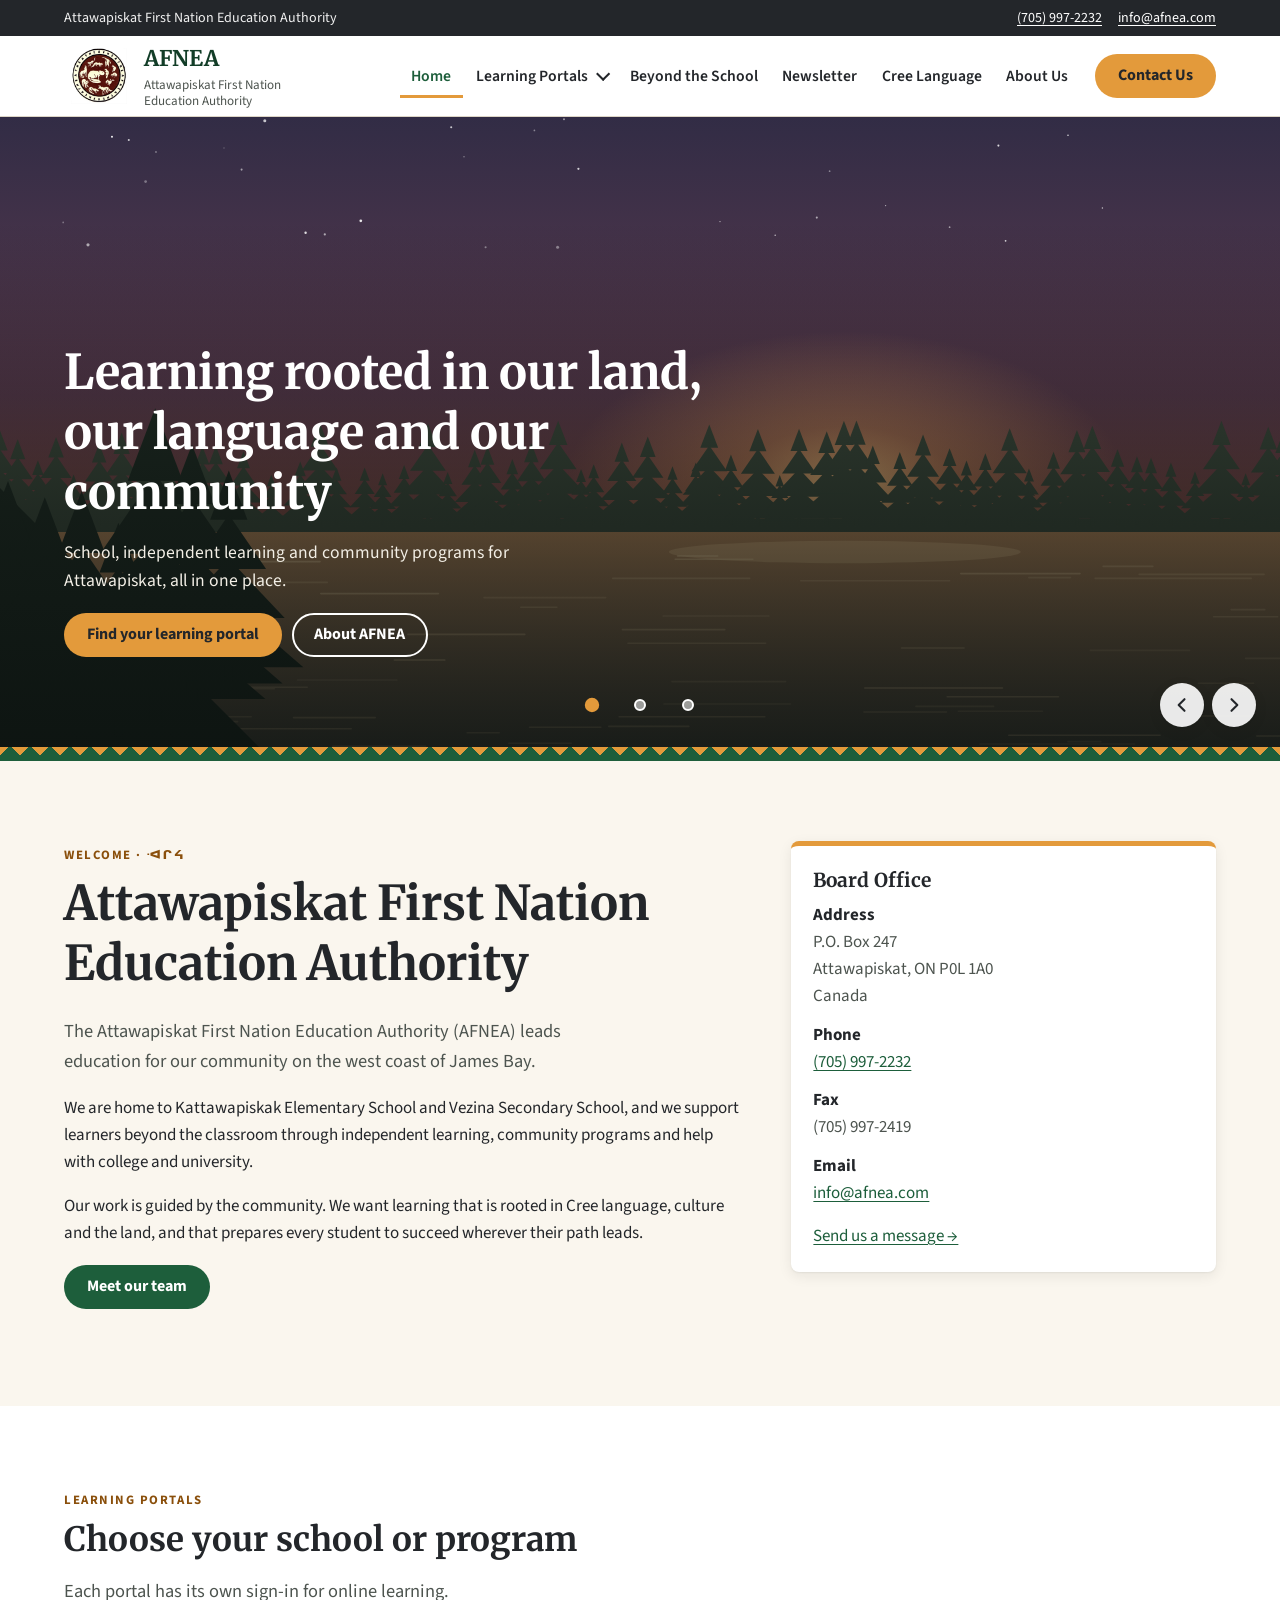
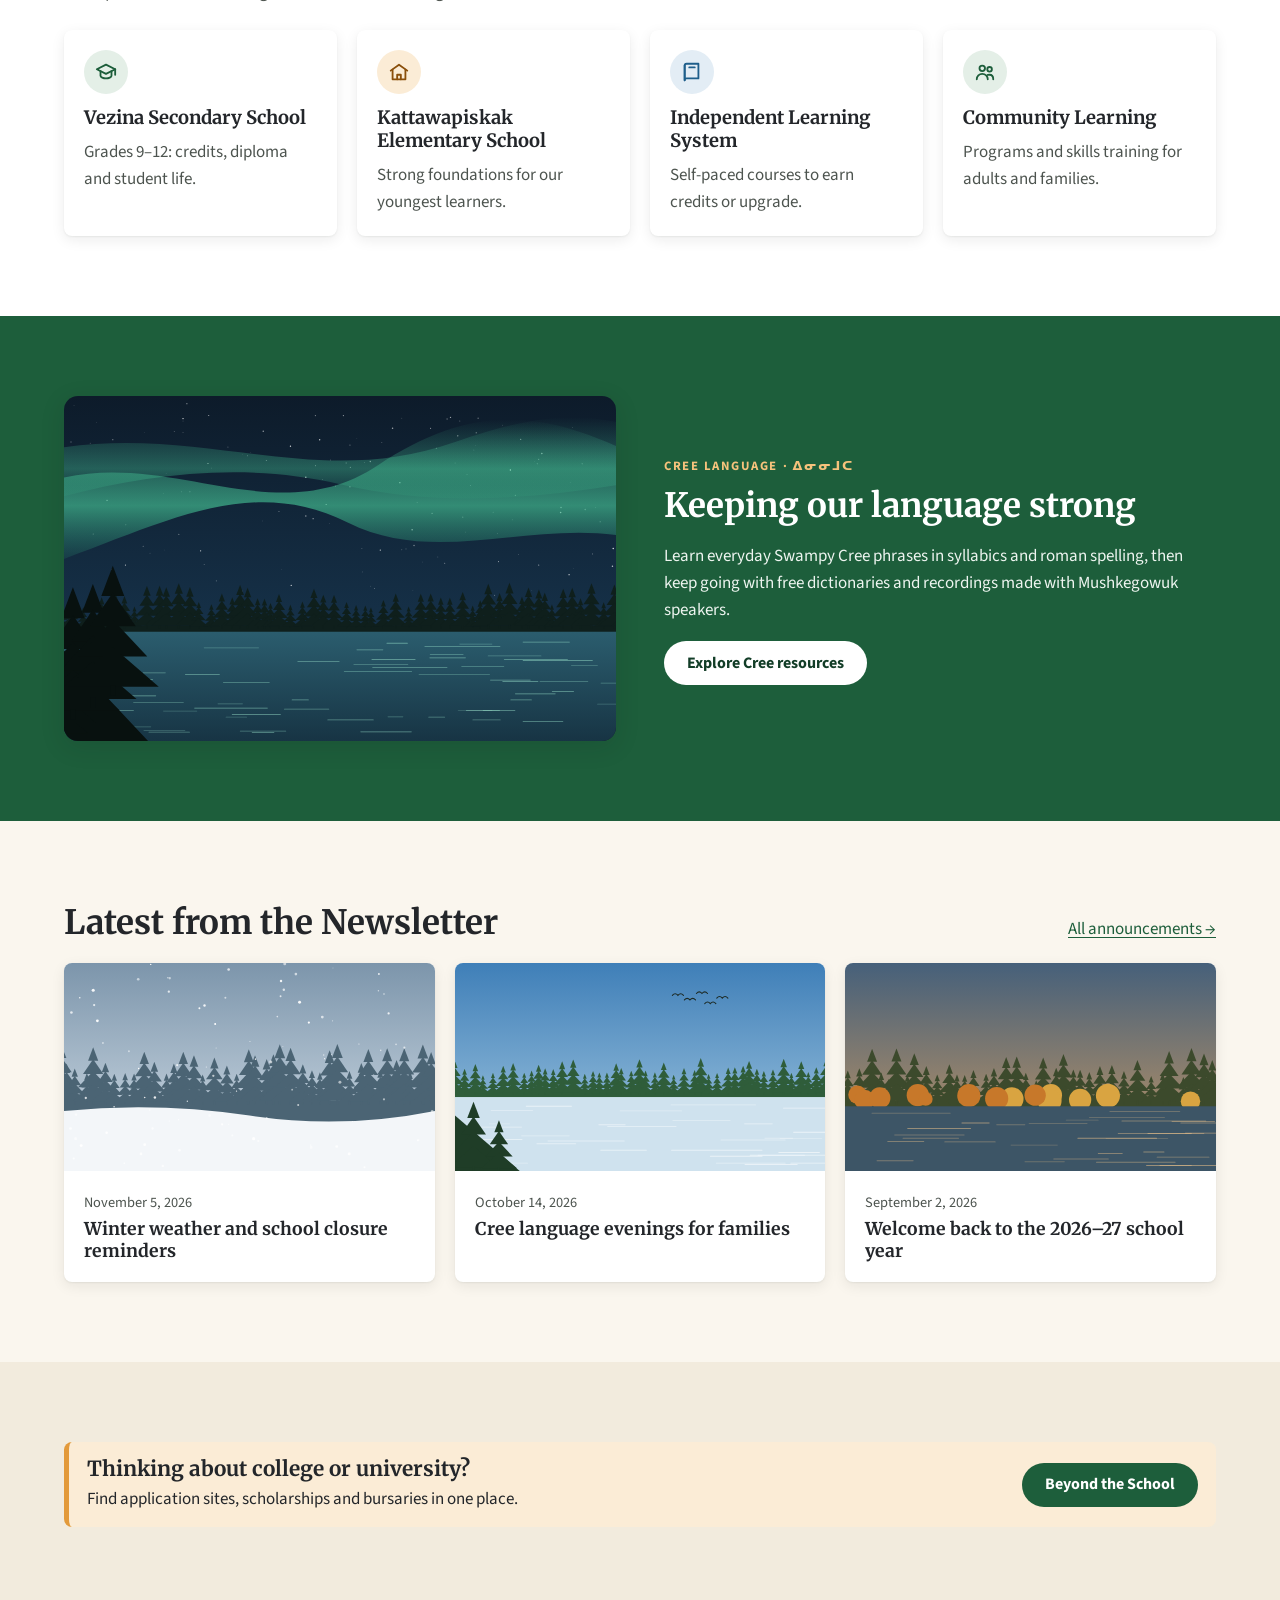
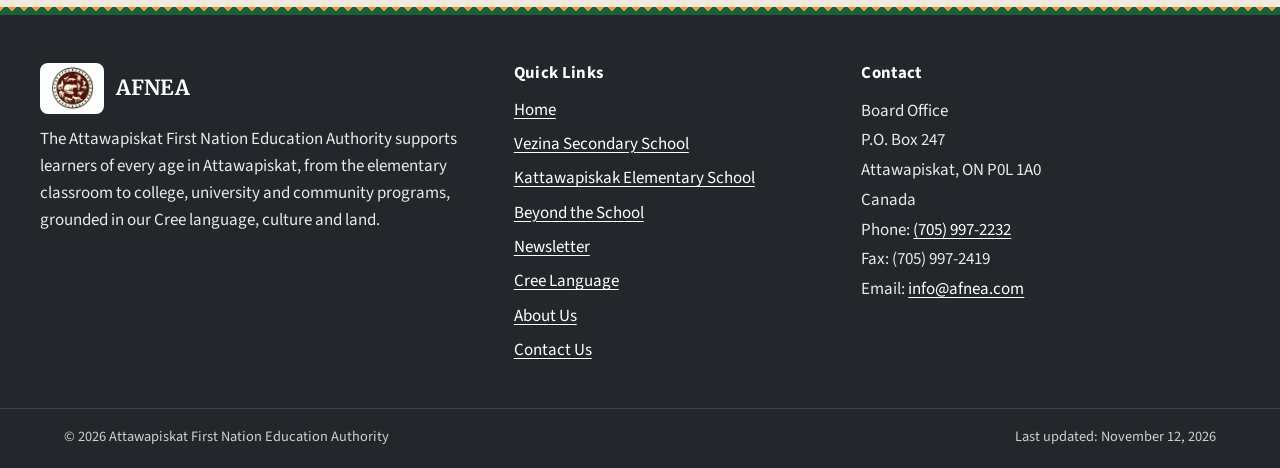
<file: index.html>
<!doctype html>
<html lang="en">
<head>
  <meta charset="utf-8">
  <meta name="viewport" content="width=device-width, initial-scale=1">
  <title>Attawapiskat First Nation Education Authority (AFNEA)</title>
  <meta name="description" content="AFNEA supports learners of every age in Attawapiskat: Kattawapiskak Elementary, Vezina Secondary, independent and community learning, and Cree language resources.">
  <!-- REVIEW ONLY: stops search engines indexing this preview. DELETE this line before going live. -->
  <meta name="robots" content="noindex, nofollow">
  <link rel="canonical" href="https://www.afnea.com/">
  <meta name="theme-color" content="#1d5e3b">

  <!-- Open Graph (link previews on social media) -->
  <meta property="og:type" content="website">
  <meta property="og:site_name" content="Attawapiskat First Nation Education Authority">
  <meta property="og:title" content="Attawapiskat First Nation Education Authority (AFNEA)">
  <meta property="og:description" content="AFNEA supports learners of every age in Attawapiskat: Kattawapiskak Elementary, Vezina Secondary, independent and community learning, and Cree language resources.">
  <meta property="og:url" content="https://www.afnea.com/">
  <meta property="og:image" content="https://www.afnea.com/images/og-image.png">

  <link rel="icon" href="images/favicon.svg" type="image/svg+xml">
  <link rel="apple-touch-icon" href="images/logo.png">

  <!-- Fonts: Merriweather (headings) + Source Sans 3 (body), loaded without blocking -->
  <link rel="preconnect" href="https://fonts.googleapis.com">
  <link rel="preconnect" href="https://fonts.gstatic.com" crossorigin>
  <link rel="stylesheet" href="https://fonts.googleapis.com/css2?family=Merriweather:wght@400;700&amp;family=Source+Sans+3:wght@400;600;700&amp;display=swap" media="print" onload="this.media='all'">
  <noscript><link rel="stylesheet" href="https://fonts.googleapis.com/css2?family=Merriweather:wght@400;700&amp;family=Source+Sans+3:wght@400;600;700&amp;display=swap"></noscript>

  <link rel="stylesheet" href="css/styles.css">
  <script src="js/main.js" defer></script>
</head>
<body data-page="home">
  <a class="skip-link" href="#main">Skip to main content</a>

  <!-- Shared header is inserted here by js/main.js (edit the menu in main.js → NAV) -->
  <div id="site-header">
    <noscript>
      <nav aria-label="Main" class="container" style="padding:12px 16px">
        <a href="index.html">Home</a> · <a href="vezina.html">Vezina Secondary</a> · <a href="kattawapiskak.html">Kattawapiskak Elementary</a> ·
        <a href="independent-learning.html">Independent Learning</a> · <a href="community-learning.html">Community Learning</a> ·
        <a href="beyond-the-school.html">Beyond the School</a> · <a href="newsletter.html">Newsletter</a> · <a href="cree.html">Cree Language</a> ·
        <a href="about.html">About Us</a> · <a href="contact.html">Contact Us</a>
      </nav>
    </noscript>
  </div>

  <main id="main" tabindex="-1">
    <!-- HERO SLIDER: to change a slide, swap the image file and edit the text. -->
    <section class="hero" aria-roledescription="carousel" aria-label="Welcome highlights">
      <div class="hero__track">
        <div class="hero__slide is-active" role="group" aria-roledescription="slide" aria-label="1 of 3">
          <img src="images/hero-1.svg" alt="Illustration of a sunset over the Attawapiskat River and spruce forest" width="1600" height="900" fetchpriority="high">
          <div class="hero__caption">
            <div class="container">
              <h2>Learning rooted in our land, our language and our community</h2>
              <p>School, independent learning and community programs for Attawapiskat, all in one place.</p>
              <div class="hero__actions">
                <a class="btn btn--accent" href="#portals">Find your learning portal</a>
                <a class="btn btn--ghost" href="about.html">About AFNEA</a>
              </div>
            </div>
          </div>
        </div>
        <div class="hero__slide" role="group" aria-roledescription="slide" aria-label="2 of 3">
          <img src="images/hero-2.svg" alt="Illustration of the northern lights over a lake and spruce forest" width="1600" height="900" loading="lazy">
          <div class="hero__caption">
            <div class="container">
              <h2>Keeping our Cree language strong</h2>
              <p>Everyday phrases, syllabics and trusted resources for Swampy Cree learners of every age.</p>
              <div class="hero__actions"><a class="btn btn--accent" href="cree.html">Explore Cree Language</a></div>
            </div>
          </div>
        </div>
        <div class="hero__slide" role="group" aria-roledescription="slide" aria-label="3 of 3">
          <img src="images/hero-3.svg" alt="Illustration of a snowy spruce forest in winter" width="1600" height="900" loading="lazy">
          <div class="hero__caption">
            <div class="container">
              <h2>Learning for every season of life</h2>
              <p>From the elementary classroom to college, university and the workplace, we support you at every step.</p>
              <div class="hero__actions"><a class="btn btn--accent" href="beyond-the-school.html">Plan beyond the school</a></div>
            </div>
          </div>
        </div>
      </div>
      <button class="hero__btn hero__btn--prev" type="button" aria-label="Previous slide"><svg viewBox="0 0 24 24" fill="none" stroke="currentColor" stroke-width="2.5" stroke-linecap="round" stroke-linejoin="round" aria-hidden="true"><path d="M15 5l-7 7 7 7"/></svg></button>
      <button class="hero__btn hero__btn--next" type="button" aria-label="Next slide"><svg viewBox="0 0 24 24" fill="none" stroke="currentColor" stroke-width="2.5" stroke-linecap="round" stroke-linejoin="round" aria-hidden="true"><path d="M9 5l7 7-7 7"/></svg></button>
      <div class="hero__dots"></div>
    </section>
    <hr class="motif" aria-hidden="true">

    <section class="section">
      <div class="container welcome">
        <div>
          <span class="eyebrow">Welcome · ᐗᒋᔦ</span>
          <h1>Attawapiskat First Nation Education Authority</h1>
          <p class="lead">The Attawapiskat First Nation Education Authority (AFNEA) leads education for our community on the west coast of James Bay.</p>
          <p>We are home to Kattawapiskak Elementary School and Vezina Secondary School, and we support learners beyond the classroom through independent learning, community programs and help with college and university.</p>
          <p>Our work is guided by the community. We want learning that is rooted in Cree language, culture and the land, and that prepares every student to succeed wherever their path leads.</p>
          <p><a class="btn btn--primary" href="about.html">Meet our team</a></p>
        </div>
        <aside class="fact-card" aria-labelledby="office-h">
          <h2 id="office-h" class="h3" style="font-size:1.2rem">Board Office</h2>
          <dl>
            <dt>Address</dt><dd data-site="address">P.O. Box 247, Attawapiskat, ON P0L 1A0</dd>
            <dt>Phone</dt><dd data-site="phone">(705) 997-2232</dd>
            <dt>Fax</dt><dd data-site="fax">(705) 997-2419</dd>
            <dt>Email</dt><dd data-site="email">info@afnea.com</dd>
          </dl>
          <p style="margin:1rem 0 0"><a href="contact.html">Send us a message &rarr;</a></p>
        </aside>
      </div>
    </section>

    <section class="section section--white" id="portals" aria-labelledby="portals-h">
      <div class="container">
        <span class="eyebrow">Learning Portals</span>
        <h2 id="portals-h">Choose your school or program</h2>
        <p class="lead">Each portal has its own sign-in for online learning.</p>
        <div class="grid grid--4" style="margin-top:24px">
          <article class="card card--lift card--link"><div class="card__body">
            <div class="icon-badge"><svg viewBox="0 0 24 24" fill="none" stroke="currentColor" stroke-width="2" stroke-linecap="round" stroke-linejoin="round" aria-hidden="true"><path d="M2 9l10-5 10 5-10 5z"/><path d="M6 11v5c0 1.5 3 3 6 3s6-1.5 6-3v-5"/><path d="M22 9v6"/></svg></div>
            <h3><a href="vezina.html">Vezina Secondary School</a></h3>
            <p class="muted">Grades 9–12: credits, diploma and student life.</p>
          </div></article>
          <article class="card card--lift card--link"><div class="card__body">
            <div class="icon-badge icon-badge--ochre"><svg viewBox="0 0 24 24" fill="none" stroke="currentColor" stroke-width="2" stroke-linecap="round" stroke-linejoin="round" aria-hidden="true"><path d="M3 10.5 12 4l9 6.5"/><path d="M5 9.5V20h14V9.5"/><path d="M10 20v-5h4v5"/></svg></div>
            <h3><a href="kattawapiskak.html">Kattawapiskak Elementary School</a></h3>
            <p class="muted">Strong foundations for our youngest learners.</p>
          </div></article>
          <article class="card card--lift card--link"><div class="card__body">
            <div class="icon-badge icon-badge--blue"><svg viewBox="0 0 24 24" fill="none" stroke="currentColor" stroke-width="2" stroke-linecap="round" stroke-linejoin="round" aria-hidden="true"><path d="M4 5a2 2 0 0 1 2-2h13v16H6a2 2 0 0 0-2 2z"/><path d="M4 21V5"/><path d="M9 7h6"/></svg></div>
            <h3><a href="independent-learning.html">Independent Learning System</a></h3>
            <p class="muted">Self-paced courses to earn credits or upgrade.</p>
          </div></article>
          <article class="card card--lift card--link"><div class="card__body">
            <div class="icon-badge"><svg viewBox="0 0 24 24" fill="none" stroke="currentColor" stroke-width="2" stroke-linecap="round" stroke-linejoin="round" aria-hidden="true"><circle cx="9" cy="8" r="3"/><circle cx="17" cy="9" r="2.5"/><path d="M3 20c0-3.3 2.7-6 6-6s6 2.7 6 6"/><path d="M15 15.2c.6-.2 1.3-.2 2-.2 2.8 0 4 2 4 5"/></svg></div>
            <h3><a href="community-learning.html">Community Learning</a></h3>
            <p class="muted">Programs and skills training for adults and families.</p>
          </div></article>
        </div>
      </div>
    </section>

    <section class="band section" aria-labelledby="cree-h">
      <div class="container">
        <img class="band__img" src="images/hero-2.svg" alt="Illustration of the northern lights over a lake" width="1600" height="900" loading="lazy">
        <div>
          <span class="eyebrow">Cree Language · ᐃᓂᓂᒧᑕ</span>
          <h2 id="cree-h">Keeping our language strong</h2>
          <p>Learn everyday Swampy Cree phrases in syllabics and roman spelling, then keep going with free dictionaries and recordings made with Mushkegowuk speakers.</p>
          <a class="btn btn--light" href="cree.html">Explore Cree resources</a>
        </div>
      </div>
    </section>

    <section class="section" aria-labelledby="news-h">
      <div class="container">
        <div class="section-head">
          <h2 id="news-h">Latest from the Newsletter</h2>
          <a href="newsletter.html">All announcements &rarr;</a>
        </div>
        <div class="grid grid--3" data-render="newsletter" data-limit="3" data-heading="h3"></div>
      </div>
    </section>

    <section class="section--tight section section--cream2" aria-labelledby="next-h">
      <div class="container">
        <div class="callout" style="display:flex;flex-wrap:wrap;gap:12px 24px;align-items:center;justify-content:space-between">
          <div>
            <h2 id="next-h" style="font-size:1.3rem;margin-bottom:.2rem">Thinking about college or university?</h2>
            <p>Find application sites, scholarships and bursaries in one place.</p>
          </div>
          <a class="btn btn--primary" href="beyond-the-school.html">Beyond the School</a>
        </div>
      </div>
    </section>
  </main>

  <!-- Shared footer is inserted here by js/main.js -->
  <div id="site-footer"></div>
</body>
</html>
</file>
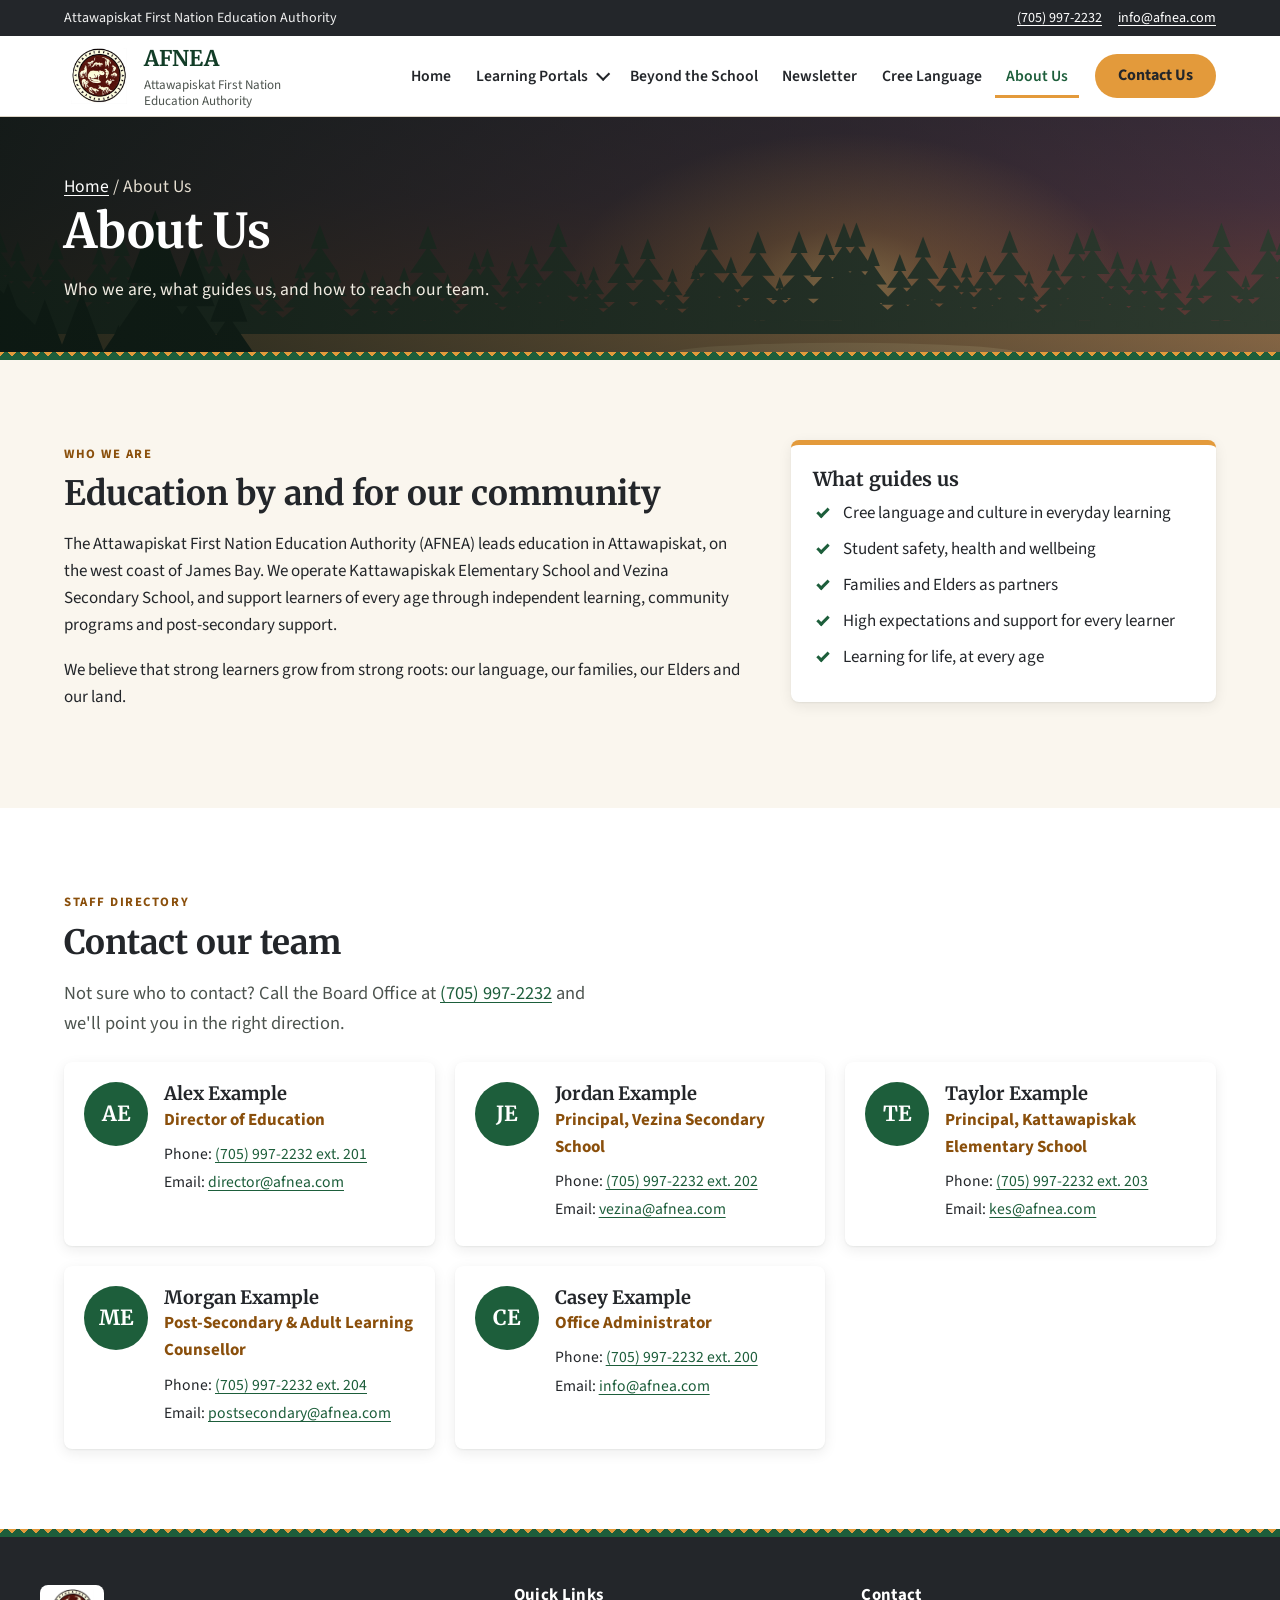
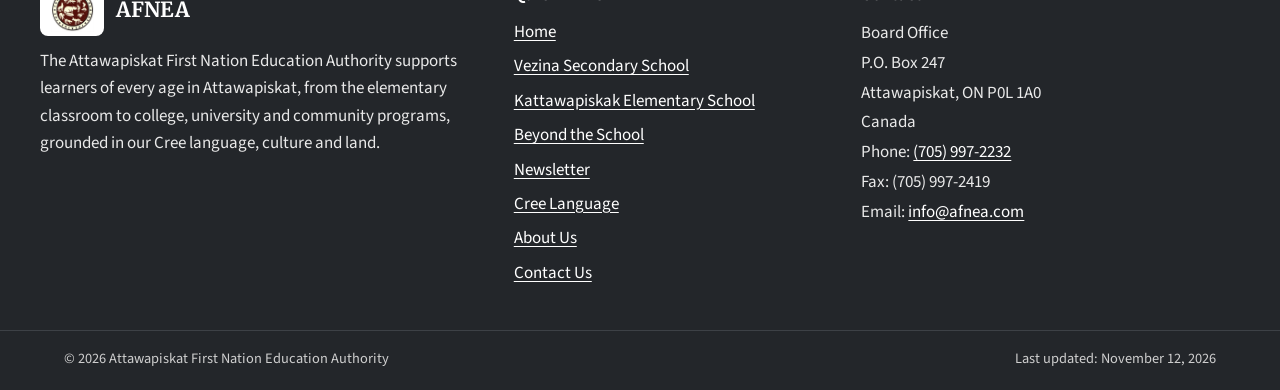
<file: about.html>
<!doctype html>
<html lang="en">
<head>
  <meta charset="utf-8">
  <meta name="viewport" content="width=device-width, initial-scale=1">
  <title>About Us & Staff Directory | AFNEA</title>
  <meta name="description" content="About the Attawapiskat First Nation Education Authority, our commitments, and our staff directory with contact details.">
  <!-- REVIEW ONLY: stops search engines indexing this preview. DELETE this line before going live. -->
  <meta name="robots" content="noindex, nofollow">
  <link rel="canonical" href="https://www.afnea.com/about.html">
  <meta name="theme-color" content="#1d5e3b">

  <!-- Open Graph (link previews on social media) -->
  <meta property="og:type" content="website">
  <meta property="og:site_name" content="Attawapiskat First Nation Education Authority">
  <meta property="og:title" content="About Us & Staff Directory | AFNEA">
  <meta property="og:description" content="About the Attawapiskat First Nation Education Authority, our commitments, and our staff directory with contact details.">
  <meta property="og:url" content="https://www.afnea.com/about.html">
  <meta property="og:image" content="https://www.afnea.com/images/og-image.png">

  <link rel="icon" href="images/favicon.svg" type="image/svg+xml">
  <link rel="apple-touch-icon" href="images/logo.png">

  <!-- Fonts: Merriweather (headings) + Source Sans 3 (body), loaded without blocking -->
  <link rel="preconnect" href="https://fonts.googleapis.com">
  <link rel="preconnect" href="https://fonts.gstatic.com" crossorigin>
  <link rel="stylesheet" href="https://fonts.googleapis.com/css2?family=Merriweather:wght@400;700&amp;family=Source+Sans+3:wght@400;600;700&amp;display=swap" media="print" onload="this.media='all'">
  <noscript><link rel="stylesheet" href="https://fonts.googleapis.com/css2?family=Merriweather:wght@400;700&amp;family=Source+Sans+3:wght@400;600;700&amp;display=swap"></noscript>

  <link rel="stylesheet" href="css/styles.css">
  <script src="js/main.js" defer></script>
</head>
<body data-page="about">
  <a class="skip-link" href="#main">Skip to main content</a>

  <!-- Shared header is inserted here by js/main.js (edit the menu in main.js → NAV) -->
  <div id="site-header">
    <noscript>
      <nav aria-label="Main" class="container" style="padding:12px 16px">
        <a href="index.html">Home</a> · <a href="vezina.html">Vezina Secondary</a> · <a href="kattawapiskak.html">Kattawapiskak Elementary</a> ·
        <a href="independent-learning.html">Independent Learning</a> · <a href="community-learning.html">Community Learning</a> ·
        <a href="beyond-the-school.html">Beyond the School</a> · <a href="newsletter.html">Newsletter</a> · <a href="cree.html">Cree Language</a> ·
        <a href="about.html">About Us</a> · <a href="contact.html">Contact Us</a>
      </nav>
    </noscript>
  </div>

  <main id="main" tabindex="-1">
    <section class="page-banner">
      <img src="images/hero-1.svg" alt="" width="1600" height="900">
      <div class="container">
        <p class="breadcrumb"><a href="index.html">Home</a> <span aria-hidden="true">/</span> <span>About Us</span></p>
        <h1>About Us</h1>
        <p>Who we are, what guides us, and how to reach our team.</p>
      </div>
    </section>
    <hr class="motif motif--thin" aria-hidden="true">

    <section class="section">
      <div class="container welcome">
        <div>
          <span class="eyebrow">Who we are</span>
          <h2>Education by and for our community</h2>
          <p>The Attawapiskat First Nation Education Authority (AFNEA) leads education in Attawapiskat, on the west coast of James Bay. We operate Kattawapiskak Elementary School and Vezina Secondary School, and support learners of every age through independent learning, community programs and post-secondary support.</p>
          <p>We believe that strong learners grow from strong roots: our language, our families, our Elders and our land.</p>
        </div>
        <aside class="fact-card" aria-labelledby="commit-h">
          <h2 id="commit-h" style="font-size:1.2rem">What guides us</h2>
          <ul class="check-list" style="margin:0">
            <li>Cree language and culture in everyday learning</li>
            <li>Student safety, health and wellbeing</li>
            <li>Families and Elders as partners</li>
            <li>High expectations and support for every learner</li>
            <li>Learning for life, at every age</li>
          </ul>
        </aside>
      </div>
    </section>

    <section class="section section--white" aria-labelledby="staff-h">
      <div class="container">
        <span class="eyebrow">Staff directory</span>
        <h2 id="staff-h">Contact our team</h2>
        <p class="lead">Not sure who to contact? Call the Board Office at <span data-site="phone">(705) 997-2232</span> and we'll point you in the right direction.</p>
        <!-- Staff come from the STAFF list at the top of js/main.js -->
        <div class="staff-grid" data-render="staff" style="margin-top:24px"></div>
      </div>
    </section>
  </main>

  <!-- Shared footer is inserted here by js/main.js -->
  <div id="site-footer"></div>
</body>
</html>
</file>
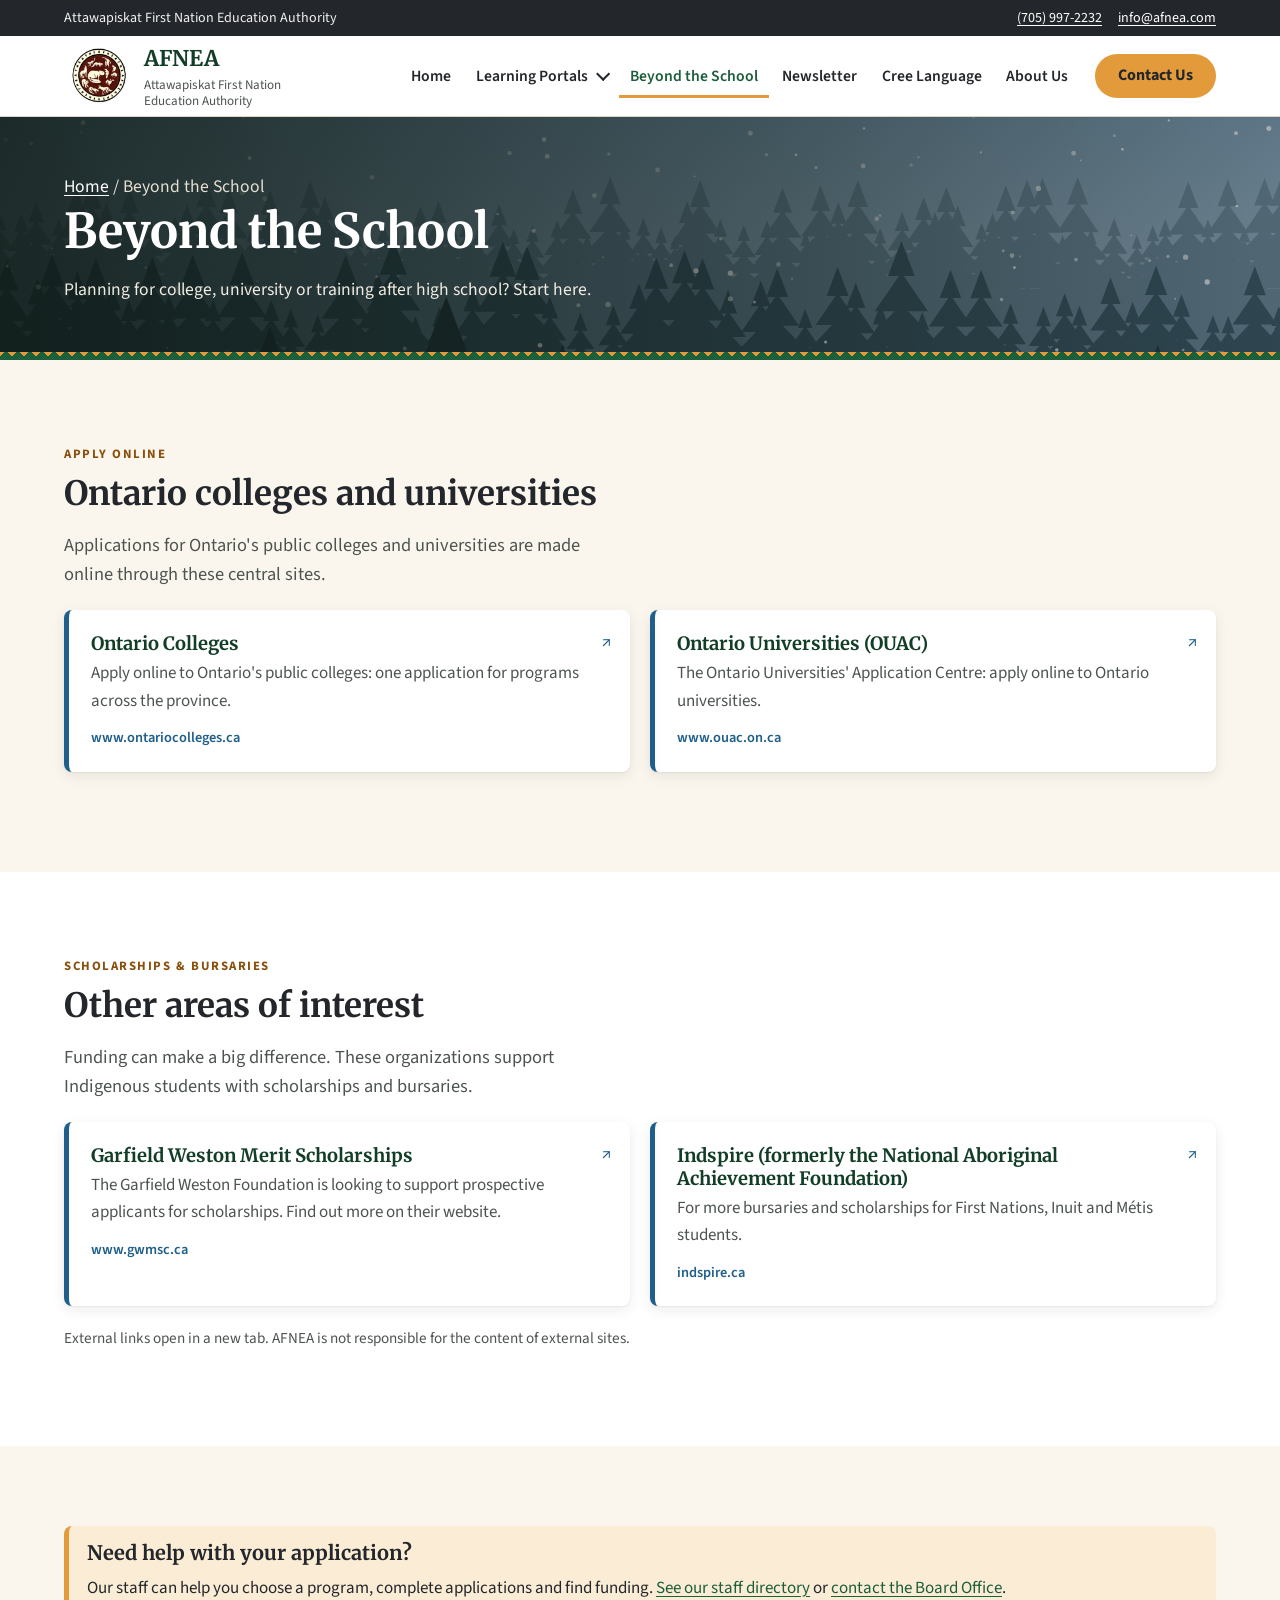
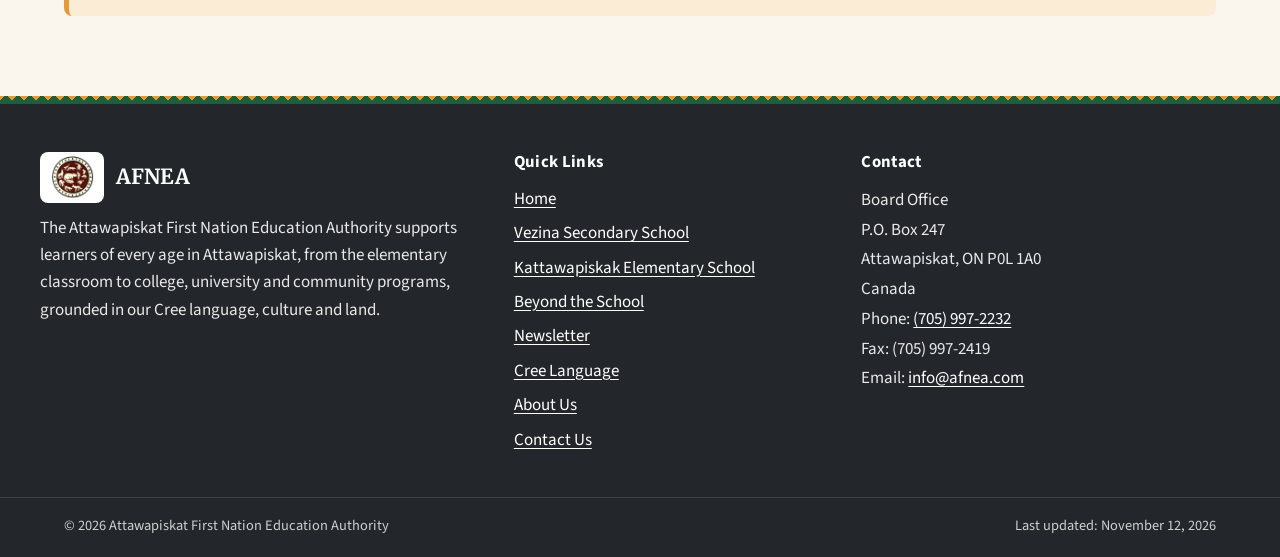
<file: beyond-the-school.html>
<!doctype html>
<html lang="en">
<head>
  <meta charset="utf-8">
  <meta name="viewport" content="width=device-width, initial-scale=1">
  <title>Beyond the School: College, University & Scholarships | AFNEA</title>
  <meta name="description" content="Apply online to Ontario colleges and universities, and find scholarships and bursaries for First Nations students.">
  <!-- REVIEW ONLY: stops search engines indexing this preview. DELETE this line before going live. -->
  <meta name="robots" content="noindex, nofollow">
  <link rel="canonical" href="https://www.afnea.com/beyond-the-school.html">
  <meta name="theme-color" content="#1d5e3b">

  <!-- Open Graph (link previews on social media) -->
  <meta property="og:type" content="website">
  <meta property="og:site_name" content="Attawapiskat First Nation Education Authority">
  <meta property="og:title" content="Beyond the School: College, University & Scholarships | AFNEA">
  <meta property="og:description" content="Apply online to Ontario colleges and universities, and find scholarships and bursaries for First Nations students.">
  <meta property="og:url" content="https://www.afnea.com/beyond-the-school.html">
  <meta property="og:image" content="https://www.afnea.com/images/og-image.png">

  <link rel="icon" href="images/favicon.svg" type="image/svg+xml">
  <link rel="apple-touch-icon" href="images/logo.png">

  <!-- Fonts: Merriweather (headings) + Source Sans 3 (body), loaded without blocking -->
  <link rel="preconnect" href="https://fonts.googleapis.com">
  <link rel="preconnect" href="https://fonts.gstatic.com" crossorigin>
  <link rel="stylesheet" href="https://fonts.googleapis.com/css2?family=Merriweather:wght@400;700&amp;family=Source+Sans+3:wght@400;600;700&amp;display=swap" media="print" onload="this.media='all'">
  <noscript><link rel="stylesheet" href="https://fonts.googleapis.com/css2?family=Merriweather:wght@400;700&amp;family=Source+Sans+3:wght@400;600;700&amp;display=swap"></noscript>

  <link rel="stylesheet" href="css/styles.css">
  <script src="js/main.js" defer></script>
</head>
<body data-page="beyond">
  <a class="skip-link" href="#main">Skip to main content</a>

  <!-- Shared header is inserted here by js/main.js (edit the menu in main.js → NAV) -->
  <div id="site-header">
    <noscript>
      <nav aria-label="Main" class="container" style="padding:12px 16px">
        <a href="index.html">Home</a> · <a href="vezina.html">Vezina Secondary</a> · <a href="kattawapiskak.html">Kattawapiskak Elementary</a> ·
        <a href="independent-learning.html">Independent Learning</a> · <a href="community-learning.html">Community Learning</a> ·
        <a href="beyond-the-school.html">Beyond the School</a> · <a href="newsletter.html">Newsletter</a> · <a href="cree.html">Cree Language</a> ·
        <a href="about.html">About Us</a> · <a href="contact.html">Contact Us</a>
      </nav>
    </noscript>
  </div>

  <main id="main" tabindex="-1">
    <section class="page-banner">
      <img src="images/hero-3.svg" alt="" width="1600" height="900">
      <div class="container">
        <p class="breadcrumb"><a href="index.html">Home</a> <span aria-hidden="true">/</span> <span>Beyond the School</span></p>
        <h1>Beyond the School</h1>
        <p>Planning for college, university or training after high school? Start here.</p>
      </div>
    </section>
    <hr class="motif motif--thin" aria-hidden="true">

    <section class="section" aria-labelledby="apply-h">
      <div class="container">
        <span class="eyebrow">Apply online</span>
        <h2 id="apply-h">Ontario colleges and universities</h2>
        <p class="lead">Applications for Ontario's public colleges and universities are made online through these central sites.</p>
        <div class="resource-cards" data-render="beyond-apply"></div>
      </div>
    </section>

    <section class="section section--white" aria-labelledby="interest-h">
      <div class="container">
        <span class="eyebrow">Scholarships &amp; bursaries</span>
        <h2 id="interest-h">Other areas of interest</h2>
        <p class="lead">Funding can make a big difference. These organizations support Indigenous students with scholarships and bursaries.</p>
        <div class="resource-cards" data-render="beyond-interest"></div>
        <p class="note">External links open in a new tab. AFNEA is not responsible for the content of external sites.</p>
      </div>
    </section>

    <section class="section--tight section">
      <div class="container">
        <div class="callout">
          <h2 style="font-size:1.25rem">Need help with your application?</h2>
          <p>Our staff can help you choose a program, complete applications and find funding. <a href="about.html">See our staff directory</a> or <a href="contact.html">contact the Board Office</a>.</p>
        </div>
      </div>
    </section>
  </main>

  <!-- Shared footer is inserted here by js/main.js -->
  <div id="site-footer"></div>
</body>
</html>
</file>
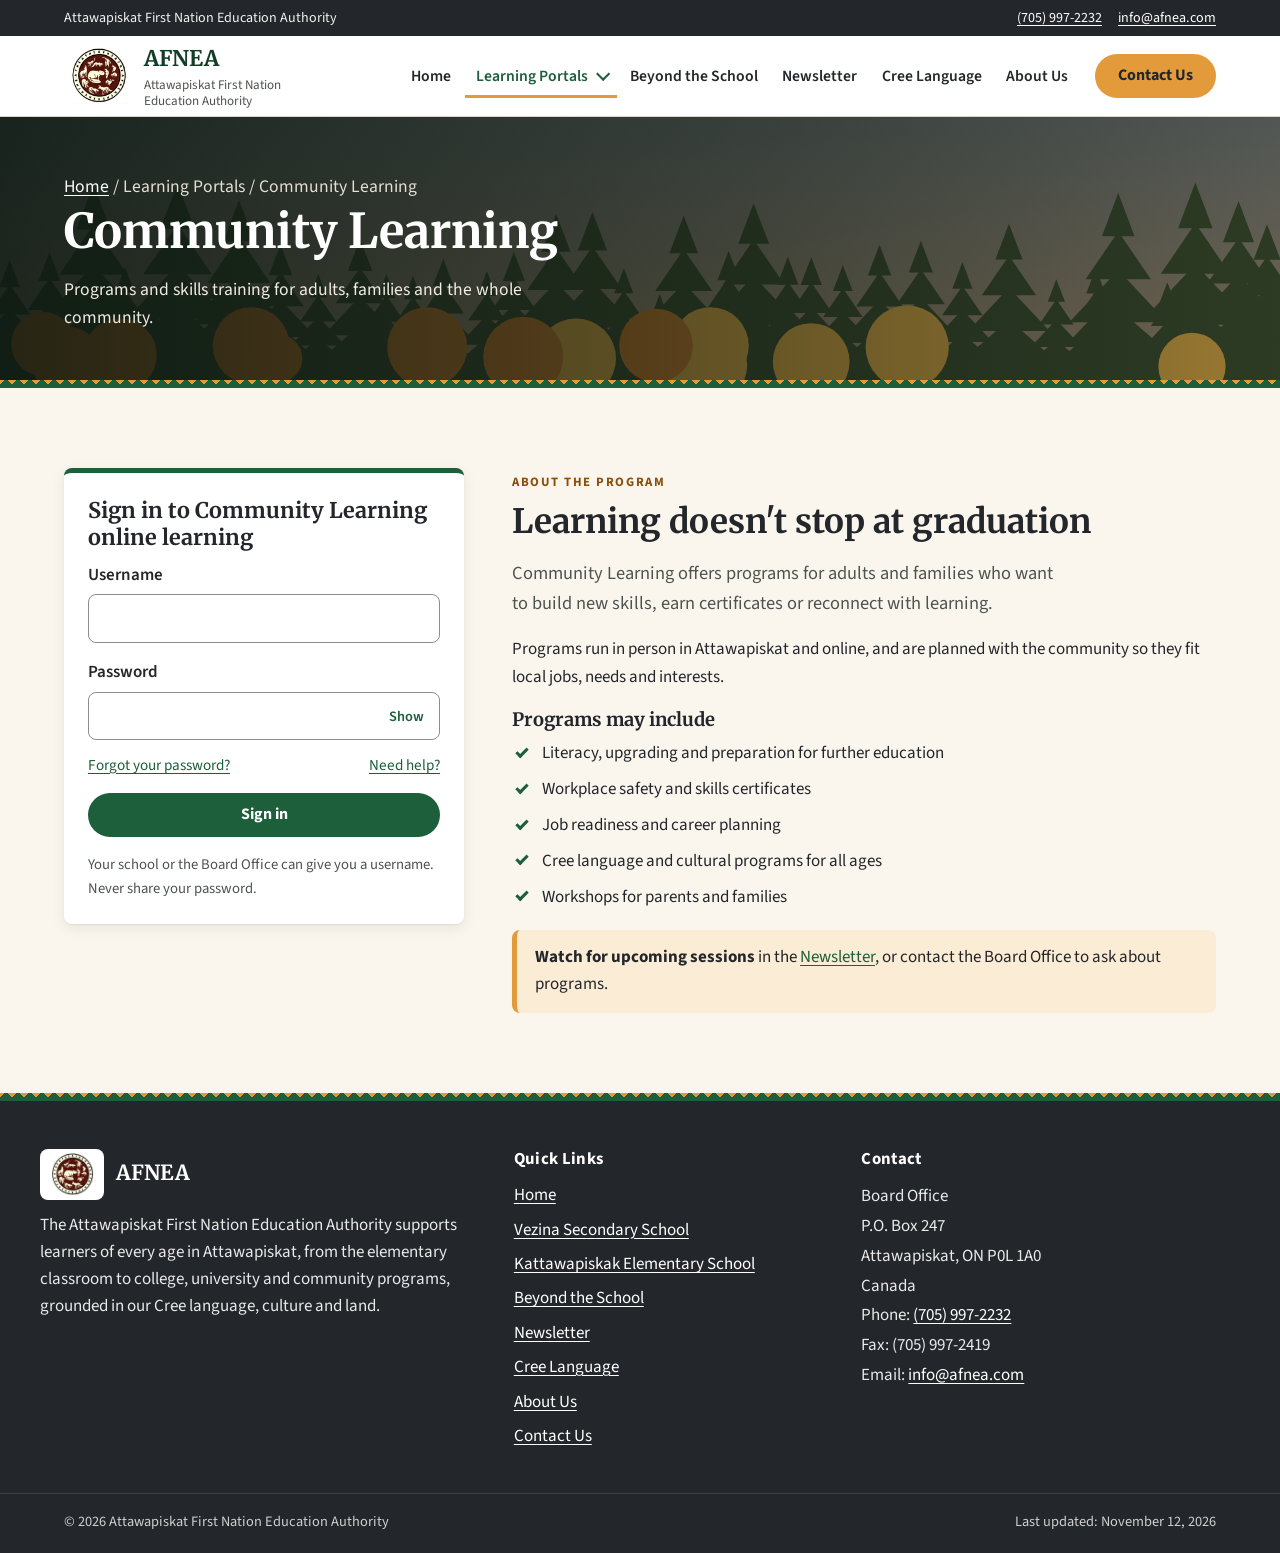
<file: community-learning.html>
<!doctype html>
<html lang="en">
<head>
  <meta charset="utf-8">
  <meta name="viewport" content="width=device-width, initial-scale=1">
  <title>Community Learning | AFNEA Learning Portal</title>
  <meta name="description" content="AFNEA Community Learning: adult education, upgrading, skills and safety training, and Cree language and cultural programs in Attawapiskat.">
  <!-- REVIEW ONLY: stops search engines indexing this preview. DELETE this line before going live. -->
  <meta name="robots" content="noindex, nofollow">
  <link rel="canonical" href="https://www.afnea.com/community-learning.html">
  <meta name="theme-color" content="#1d5e3b">

  <!-- Open Graph (link previews on social media) -->
  <meta property="og:type" content="website">
  <meta property="og:site_name" content="Attawapiskat First Nation Education Authority">
  <meta property="og:title" content="Community Learning | AFNEA Learning Portal">
  <meta property="og:description" content="AFNEA Community Learning: adult education, upgrading, skills and safety training, and Cree language and cultural programs in Attawapiskat.">
  <meta property="og:url" content="https://www.afnea.com/community-learning.html">
  <meta property="og:image" content="https://www.afnea.com/images/og-image.png">

  <link rel="icon" href="images/favicon.svg" type="image/svg+xml">
  <link rel="apple-touch-icon" href="images/logo.png">

  <!-- Fonts: Merriweather (headings) + Source Sans 3 (body), loaded without blocking -->
  <link rel="preconnect" href="https://fonts.googleapis.com">
  <link rel="preconnect" href="https://fonts.gstatic.com" crossorigin>
  <link rel="stylesheet" href="https://fonts.googleapis.com/css2?family=Merriweather:wght@400;700&amp;family=Source+Sans+3:wght@400;600;700&amp;display=swap" media="print" onload="this.media='all'">
  <noscript><link rel="stylesheet" href="https://fonts.googleapis.com/css2?family=Merriweather:wght@400;700&amp;family=Source+Sans+3:wght@400;600;700&amp;display=swap"></noscript>

  <link rel="stylesheet" href="css/styles.css">
  <script src="js/main.js" defer></script>
</head>
<body data-page="community">
  <a class="skip-link" href="#main">Skip to main content</a>

  <!-- Shared header is inserted here by js/main.js (edit the menu in main.js → NAV) -->
  <div id="site-header">
    <noscript>
      <nav aria-label="Main" class="container" style="padding:12px 16px">
        <a href="index.html">Home</a> · <a href="vezina.html">Vezina Secondary</a> · <a href="kattawapiskak.html">Kattawapiskak Elementary</a> ·
        <a href="independent-learning.html">Independent Learning</a> · <a href="community-learning.html">Community Learning</a> ·
        <a href="beyond-the-school.html">Beyond the School</a> · <a href="newsletter.html">Newsletter</a> · <a href="cree.html">Cree Language</a> ·
        <a href="about.html">About Us</a> · <a href="contact.html">Contact Us</a>
      </nav>
    </noscript>
  </div>

  <main id="main" tabindex="-1">
    <section class="page-banner">
      <img src="images/news-fall.svg" alt="" width="1600" height="900">
      <div class="container">
        <p class="breadcrumb"><a href="index.html">Home</a> <span aria-hidden="true">/</span> <span>Learning Portals / Community Learning</span></p>
        <h1>Community Learning</h1>
        <p>Programs and skills training for adults, families and the whole community.</p>
      </div>
    </section>
    <hr class="motif motif--thin" aria-hidden="true">

    <section class="section">
      <div class="container portal">
        <!-- SIGN-IN (left). Connects to the LMS: set SITE.lmsUrls.community in js/main.js -->
        <div class="login-card">
          <h2>Sign in to Community Learning online learning</h2>
          <form data-portal="community" novalidate>
            <div class="form-row">
              <label for="community-user">Username</label>
              <input type="text" id="community-user" name="username" autocomplete="username" autocapitalize="none" spellcheck="false" required aria-describedby="community-user-error">
              <p class="field-error" id="community-user-error" aria-live="polite"></p>
            </div>
            <div class="form-row">
              <label for="community-pass">Password</label>
              <div class="password-wrap">
                <input type="password" id="community-pass" name="password" autocomplete="current-password" required aria-describedby="community-pass-error">
                <button type="button" class="password-toggle" aria-pressed="false" aria-controls="community-pass">Show<span class="visually-hidden"> password</span></button>
              </div>
              <p class="field-error" id="community-pass-error" aria-live="polite"></p>
            </div>
            <div class="login-links">
              <a href="contact.html" data-reset-link>Forgot your password?</a>
              <a href="contact.html">Need help?</a>
            </div>
            <button type="submit" class="btn btn--primary btn--block">Sign in</button>
            <p class="form-status" role="status" aria-live="polite"></p>
            <p class="note">Your school or the Board Office can give you a username. Never share your password.</p>
          </form>
        </div>

        <!-- ABOUT (right) -->
        <article class="portal-about">
          <span class="eyebrow">About the program</span>
          <h2>Learning doesn't stop at graduation</h2>
          <p class="lead">Community Learning offers programs for adults and families who want to build new skills, earn certificates or reconnect with learning.</p>
          <p>Programs run in person in Attawapiskat and online, and are planned with the community so they fit local jobs, needs and interests.</p>
          <h3>Programs may include</h3>
          <ul class="check-list">
            <li>Literacy, upgrading and preparation for further education</li>
            <li>Workplace safety and skills certificates</li>
            <li>Job readiness and career planning</li>
            <li>Cree language and cultural programs for all ages</li>
            <li>Workshops for parents and families</li>
          </ul>
          <div class="callout"><p><strong>Watch for upcoming sessions</strong> in the <a href="newsletter.html">Newsletter</a>, or contact the Board Office to ask about programs.</p></div>
        </article>
      </div>
    </section>
  </main>

  <!-- Shared footer is inserted here by js/main.js -->
  <div id="site-footer"></div>
</body>
</html>
</file>
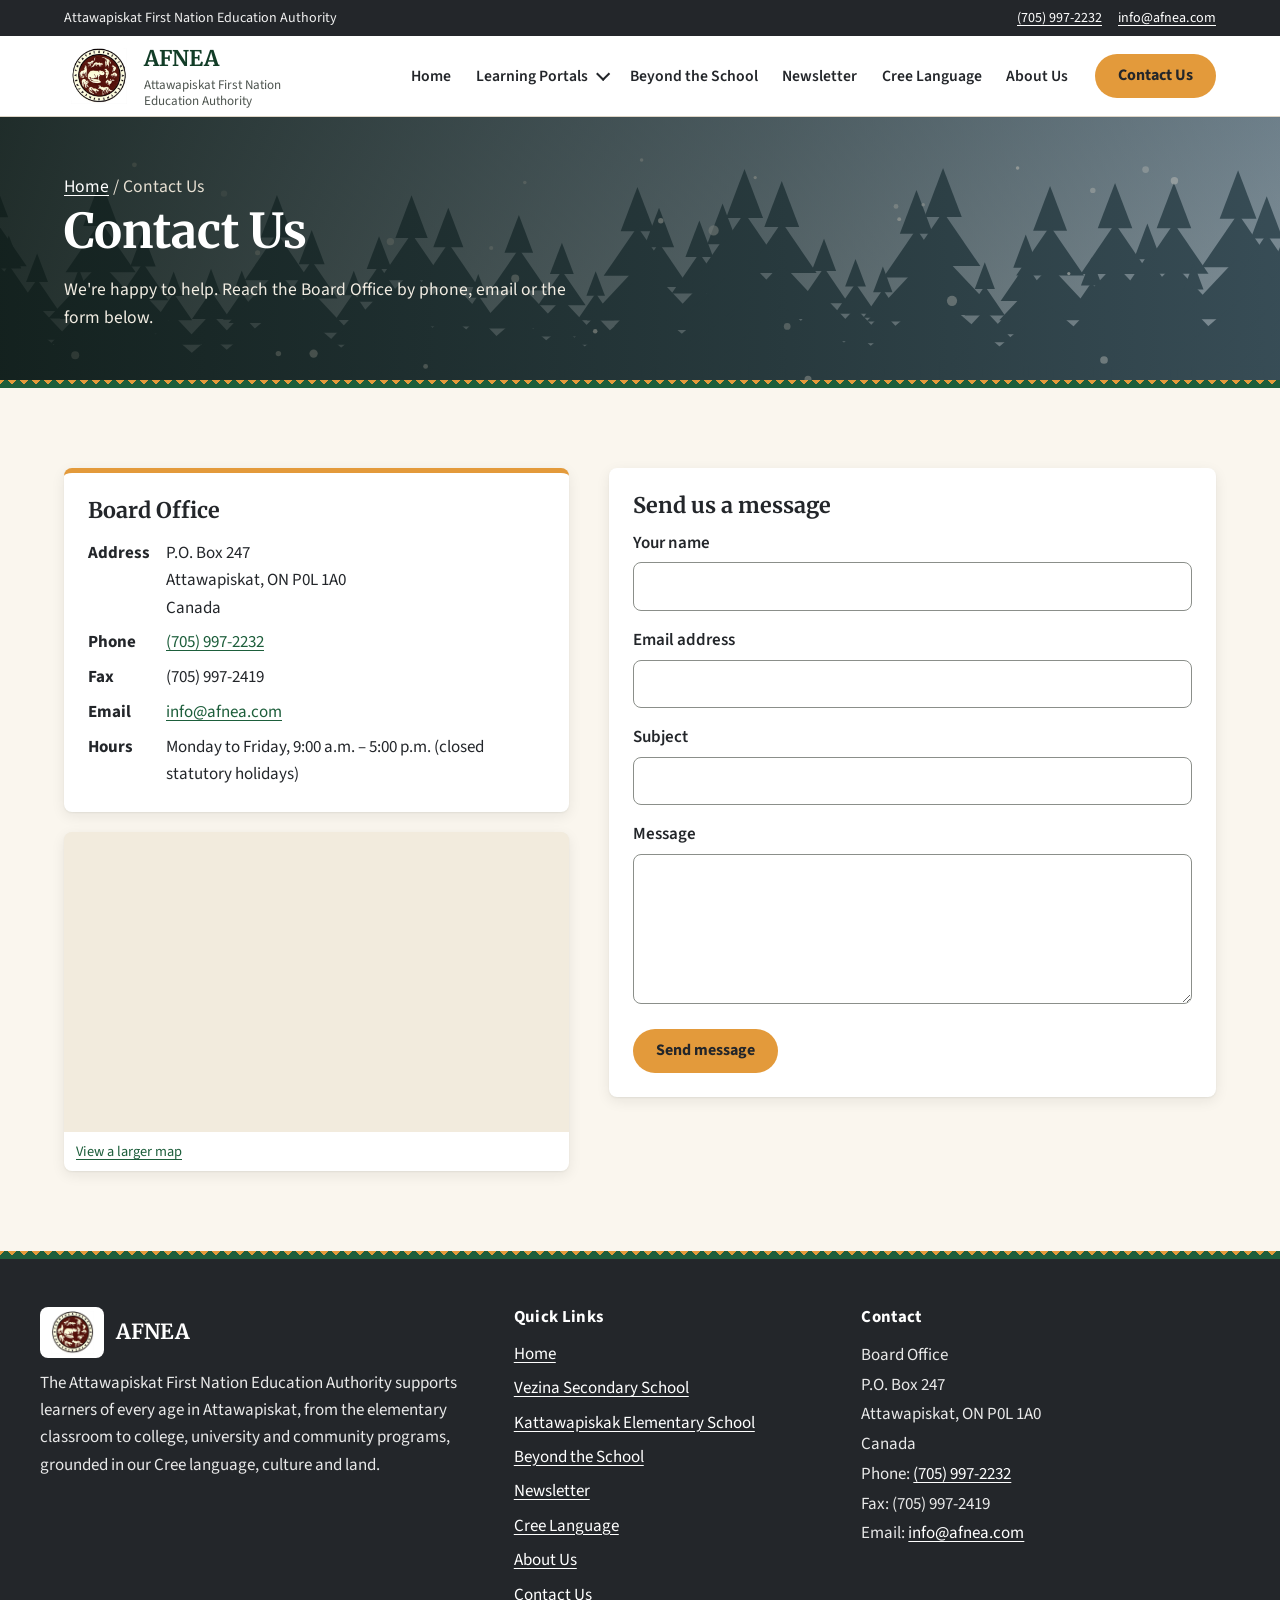
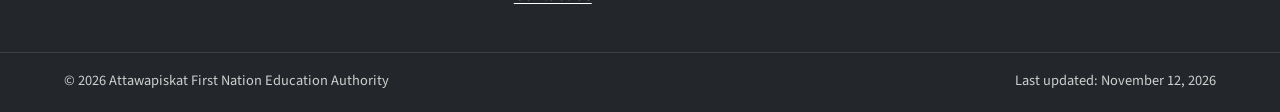
<file: contact.html>
<!doctype html>
<html lang="en">
<head>
  <meta charset="utf-8">
  <meta name="viewport" content="width=device-width, initial-scale=1">
  <title>Contact Us: Board Office | AFNEA</title>
  <meta name="description" content="Contact the AFNEA Board Office in Attawapiskat, Ontario: address, phone, fax, email, office hours and a contact form.">
  <!-- REVIEW ONLY: stops search engines indexing this preview. DELETE this line before going live. -->
  <meta name="robots" content="noindex, nofollow">
  <link rel="canonical" href="https://www.afnea.com/contact.html">
  <meta name="theme-color" content="#1d5e3b">

  <!-- Open Graph (link previews on social media) -->
  <meta property="og:type" content="website">
  <meta property="og:site_name" content="Attawapiskat First Nation Education Authority">
  <meta property="og:title" content="Contact Us: Board Office | AFNEA">
  <meta property="og:description" content="Contact the AFNEA Board Office in Attawapiskat, Ontario: address, phone, fax, email, office hours and a contact form.">
  <meta property="og:url" content="https://www.afnea.com/contact.html">
  <meta property="og:image" content="https://www.afnea.com/images/og-image.png">

  <link rel="icon" href="images/favicon.svg" type="image/svg+xml">
  <link rel="apple-touch-icon" href="images/logo.png">

  <!-- Fonts: Merriweather (headings) + Source Sans 3 (body), loaded without blocking -->
  <link rel="preconnect" href="https://fonts.googleapis.com">
  <link rel="preconnect" href="https://fonts.gstatic.com" crossorigin>
  <link rel="stylesheet" href="https://fonts.googleapis.com/css2?family=Merriweather:wght@400;700&amp;family=Source+Sans+3:wght@400;600;700&amp;display=swap" media="print" onload="this.media='all'">
  <noscript><link rel="stylesheet" href="https://fonts.googleapis.com/css2?family=Merriweather:wght@400;700&amp;family=Source+Sans+3:wght@400;600;700&amp;display=swap"></noscript>

  <link rel="stylesheet" href="css/styles.css">
  <script src="js/main.js" defer></script>
</head>
<body data-page="contact">
  <a class="skip-link" href="#main">Skip to main content</a>

  <!-- Shared header is inserted here by js/main.js (edit the menu in main.js → NAV) -->
  <div id="site-header">
    <noscript>
      <nav aria-label="Main" class="container" style="padding:12px 16px">
        <a href="index.html">Home</a> · <a href="vezina.html">Vezina Secondary</a> · <a href="kattawapiskak.html">Kattawapiskak Elementary</a> ·
        <a href="independent-learning.html">Independent Learning</a> · <a href="community-learning.html">Community Learning</a> ·
        <a href="beyond-the-school.html">Beyond the School</a> · <a href="newsletter.html">Newsletter</a> · <a href="cree.html">Cree Language</a> ·
        <a href="about.html">About Us</a> · <a href="contact.html">Contact Us</a>
      </nav>
    </noscript>
  </div>

  <main id="main" tabindex="-1">
    <section class="page-banner">
      <img src="images/news-winter.svg" alt="" width="1600" height="900">
      <div class="container">
        <p class="breadcrumb"><a href="index.html">Home</a> <span aria-hidden="true">/</span> <span>Contact Us</span></p>
        <h1>Contact Us</h1>
        <p>We're happy to help. Reach the Board Office by phone, email or the form below.</p>
      </div>
    </section>
    <hr class="motif motif--thin" aria-hidden="true">

    <section class="section">
      <div class="container contact-grid">
        <div>
          <div class="office-card">
            <h2 style="font-size:1.35rem">Board Office</h2>
            <dl>
              <dt>Address</dt><dd data-site="address">P.O. Box 247, Attawapiskat, ON P0L 1A0, Canada</dd>
              <dt>Phone</dt><dd data-site="phone">(705) 997-2232</dd>
              <dt>Fax</dt><dd data-site="fax">(705) 997-2419</dd>
              <dt>Email</dt><dd data-site="email">info@afnea.com</dd>
              <dt>Hours</dt><dd data-site="hours">Monday to Friday</dd>
            </dl>
          </div>
          <div class="map-wrap">
            <iframe title="Map of Attawapiskat, Ontario" loading="lazy" referrerpolicy="no-referrer"
              src="https://www.openstreetmap.org/export/embed.html?bbox=-82.4800%2C52.9050%2C-82.3800%2C52.9450&amp;layer=mapnik&amp;marker=52.9259%2C-82.4289"></iframe>
            <p><a href="https://www.openstreetmap.org/?mlat=52.9259&amp;mlon=-82.4289#map=13/52.9259/-82.4289" target="_blank" rel="noopener">View a larger map<span class="visually-hidden"> (opens in a new tab)</span></a></p>
          </div>
        </div>

        <div class="form-card">
          <h2 style="font-size:1.35rem">Send us a message</h2>
          <!-- FORM SERVICE: set SITE.contactFormEndpoint in js/main.js (e.g. a Formspree URL).
               Until then the form validates but does not send. -->
          <form id="contact-form" novalidate>
            <div class="form-row">
              <label for="c-name">Your name</label>
              <input type="text" id="c-name" name="name" autocomplete="name" required aria-describedby="c-name-error">
              <p class="field-error" id="c-name-error" aria-live="polite"></p>
            </div>
            <div class="form-row">
              <label for="c-email">Email address</label>
              <input type="email" id="c-email" name="email" autocomplete="email" required aria-describedby="c-email-error">
              <p class="field-error" id="c-email-error" aria-live="polite"></p>
            </div>
            <div class="form-row">
              <label for="c-subject">Subject</label>
              <input type="text" id="c-subject" name="subject" required aria-describedby="c-subject-error">
              <p class="field-error" id="c-subject-error" aria-live="polite"></p>
            </div>
            <div class="form-row">
              <label for="c-message">Message</label>
              <textarea id="c-message" name="message" required aria-describedby="c-message-error"></textarea>
              <p class="field-error" id="c-message-error" aria-live="polite"></p>
            </div>
            <button type="submit" class="btn btn--accent">Send message</button>
            <p class="form-status" role="status" aria-live="polite"></p>
          </form>
        </div>
      </div>
    </section>
  </main>

  <!-- Shared footer is inserted here by js/main.js -->
  <div id="site-footer"></div>
</body>
</html>
</file>
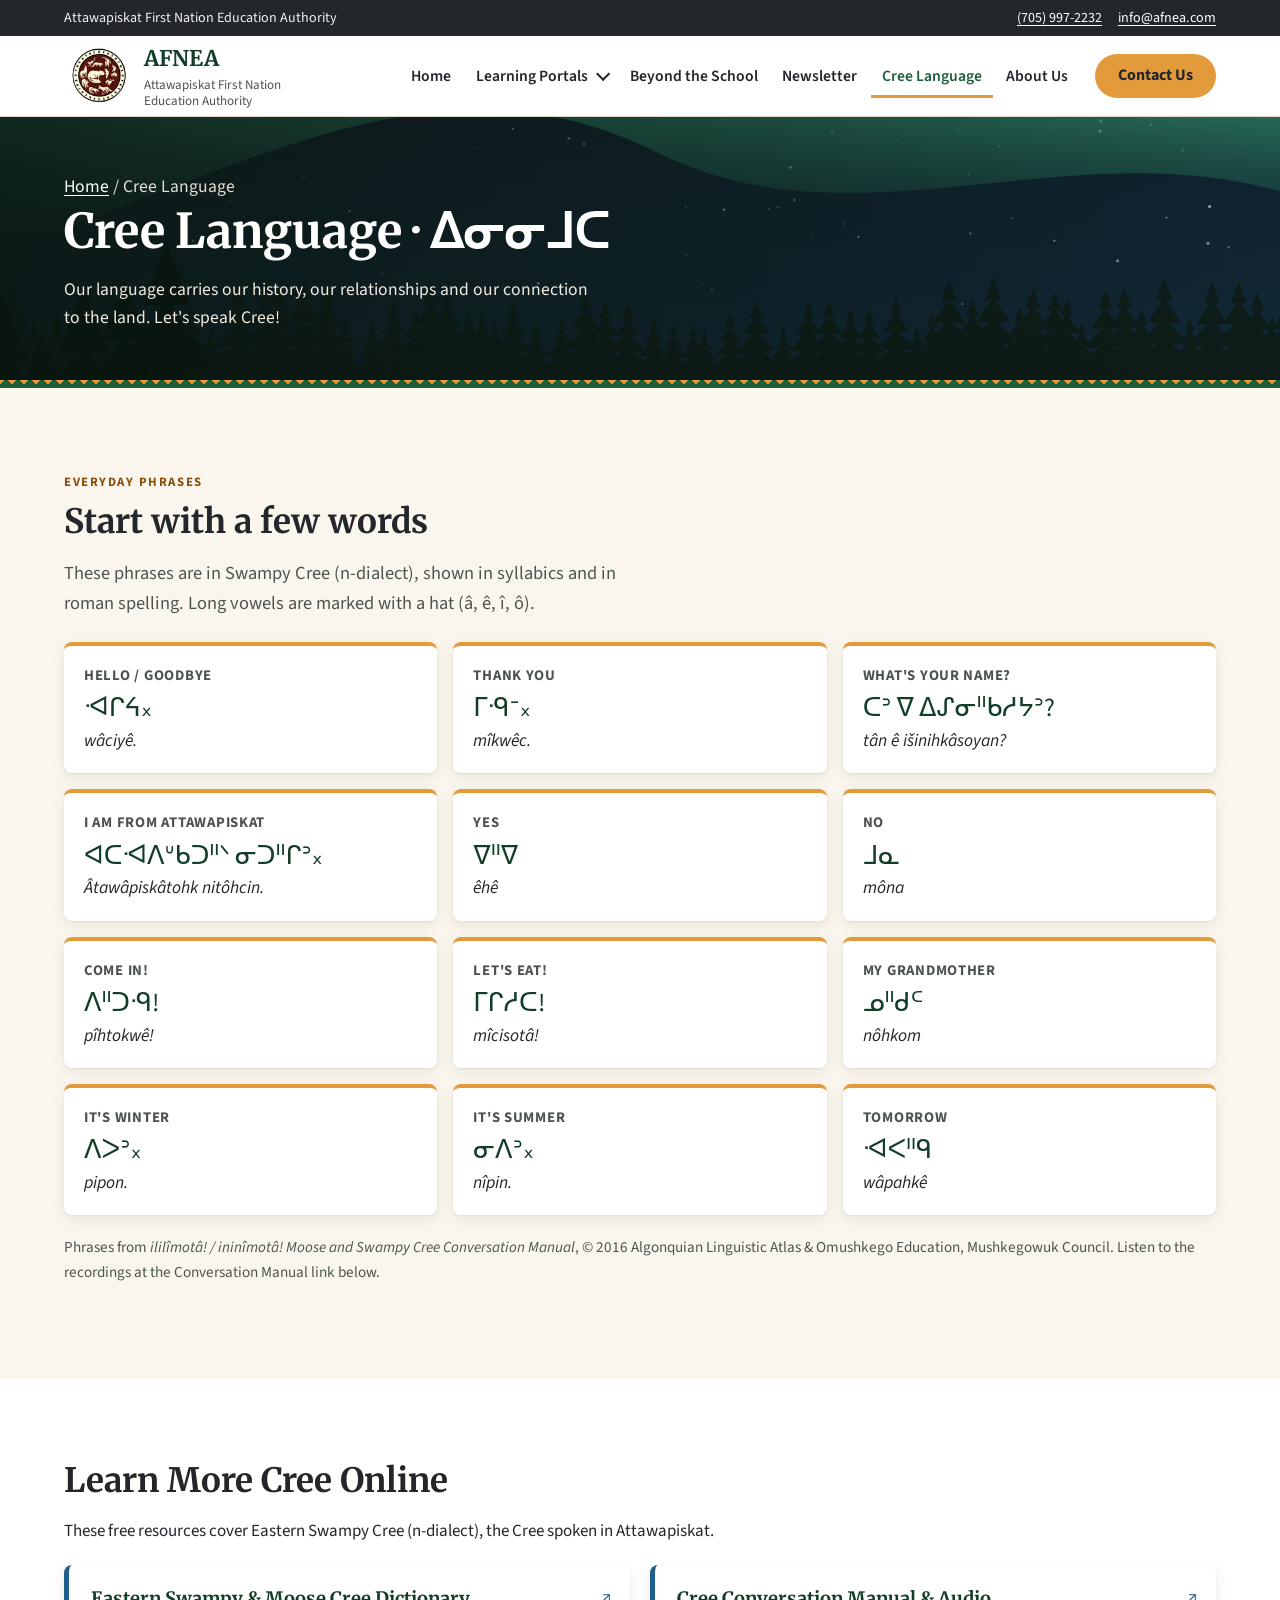
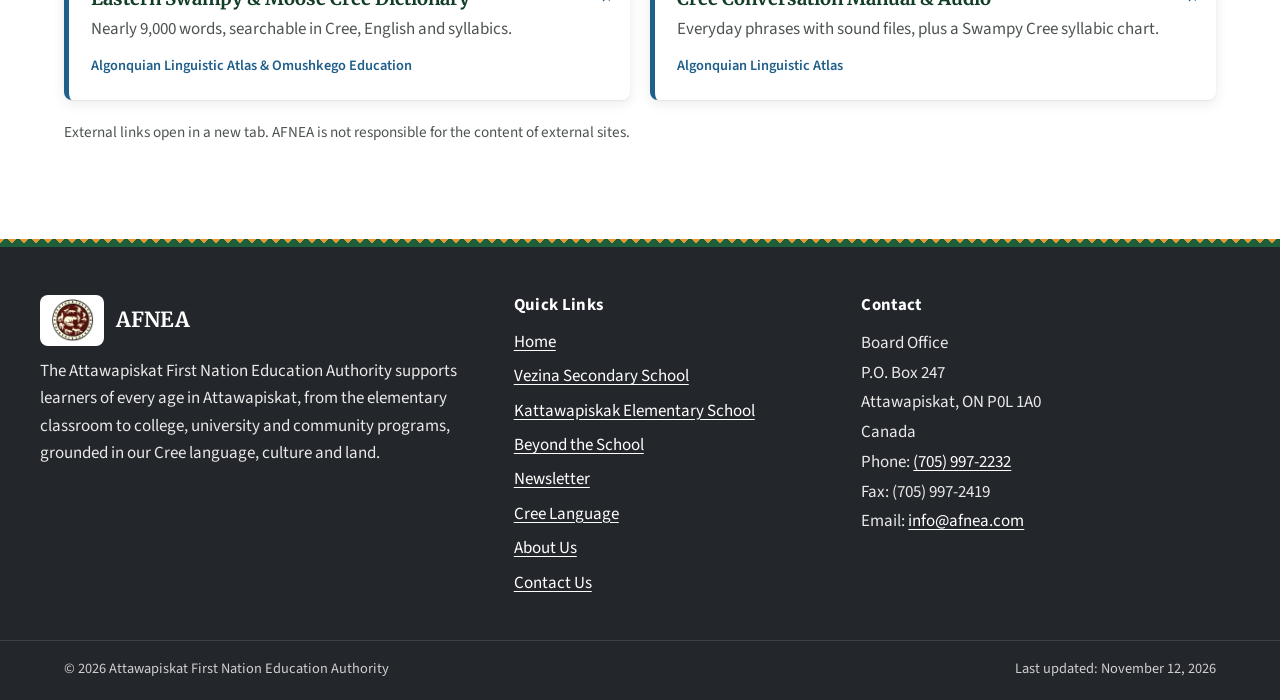
<file: cree.html>
<!doctype html>
<html lang="en">
<head>
  <meta charset="utf-8">
  <meta name="viewport" content="width=device-width, initial-scale=1">
  <title>Cree Language: Phrases & Resources | AFNEA</title>
  <meta name="description" content="Learn everyday Swampy Cree (n-dialect) phrases in syllabics and roman spelling, and find free Cree dictionaries and audio resources.">
  <!-- REVIEW ONLY: stops search engines indexing this preview. DELETE this line before going live. -->
  <meta name="robots" content="noindex, nofollow">
  <link rel="canonical" href="https://www.afnea.com/cree.html">
  <meta name="theme-color" content="#1d5e3b">

  <!-- Open Graph (link previews on social media) -->
  <meta property="og:type" content="website">
  <meta property="og:site_name" content="Attawapiskat First Nation Education Authority">
  <meta property="og:title" content="Cree Language: Phrases & Resources | AFNEA">
  <meta property="og:description" content="Learn everyday Swampy Cree (n-dialect) phrases in syllabics and roman spelling, and find free Cree dictionaries and audio resources.">
  <meta property="og:url" content="https://www.afnea.com/cree.html">
  <meta property="og:image" content="https://www.afnea.com/images/og-image.png">

  <link rel="icon" href="images/favicon.svg" type="image/svg+xml">
  <link rel="apple-touch-icon" href="images/logo.png">

  <!-- Fonts: Merriweather (headings) + Source Sans 3 (body), loaded without blocking -->
  <link rel="preconnect" href="https://fonts.googleapis.com">
  <link rel="preconnect" href="https://fonts.gstatic.com" crossorigin>
  <link rel="stylesheet" href="https://fonts.googleapis.com/css2?family=Merriweather:wght@400;700&amp;family=Source+Sans+3:wght@400;600;700&amp;display=swap" media="print" onload="this.media='all'">
  <noscript><link rel="stylesheet" href="https://fonts.googleapis.com/css2?family=Merriweather:wght@400;700&amp;family=Source+Sans+3:wght@400;600;700&amp;display=swap"></noscript>

  <link rel="stylesheet" href="css/styles.css">
  <script src="js/main.js" defer></script>
</head>
<body data-page="cree">
  <a class="skip-link" href="#main">Skip to main content</a>

  <!-- Shared header is inserted here by js/main.js (edit the menu in main.js → NAV) -->
  <div id="site-header">
    <noscript>
      <nav aria-label="Main" class="container" style="padding:12px 16px">
        <a href="index.html">Home</a> · <a href="vezina.html">Vezina Secondary</a> · <a href="kattawapiskak.html">Kattawapiskak Elementary</a> ·
        <a href="independent-learning.html">Independent Learning</a> · <a href="community-learning.html">Community Learning</a> ·
        <a href="beyond-the-school.html">Beyond the School</a> · <a href="newsletter.html">Newsletter</a> · <a href="cree.html">Cree Language</a> ·
        <a href="about.html">About Us</a> · <a href="contact.html">Contact Us</a>
      </nav>
    </noscript>
  </div>

  <main id="main" tabindex="-1">
    <section class="page-banner">
      <img src="images/hero-2.svg" alt="" width="1600" height="900">
      <div class="container">
        <p class="breadcrumb"><a href="index.html">Home</a> <span aria-hidden="true">/</span> <span>Cree Language</span></p>
        <h1>Cree Language · ᐃᓂᓂᒧᑕ</h1>
        <p>Our language carries our history, our relationships and our connection to the land. Let's speak Cree!</p>
      </div>
    </section>
    <hr class="motif motif--thin" aria-hidden="true">

    <section class="section" aria-labelledby="phr-h">
      <div class="container">
        <span class="eyebrow">Everyday phrases</span>
        <h2 id="phr-h">Start with a few words</h2>
        <p class="lead">These phrases are in Swampy Cree (n-dialect), shown in syllabics and in roman spelling. Long vowels are marked with a hat (â, ê, î, ô).</p>
        <div class="phrase-grid" data-render="cree-phrases" style="margin-top:24px"></div>
        <p class="note" style="margin-top:20px">Phrases from <cite>ililîmotâ! / ininîmotâ! Moose and Swampy Cree Conversation Manual</cite>, © 2016 Algonquian Linguistic Atlas &amp; Omushkego Education, Mushkegowuk Council. Listen to the recordings at the Conversation Manual link below.</p>
      </div>
    </section>

    <section class="section section--white">
      <div class="container">
        <section class="cree-resources" aria-labelledby="res-h">
          <h2 id="res-h">Learn More Cree Online</h2>
          <p>These free resources cover Eastern Swampy Cree (n-dialect), the Cree spoken in Attawapiskat.</p>
          <!-- Cards come from CREE_RESOURCES at the top of js/main.js -->
          <div class="resource-cards" data-render="cree-resources"></div>
          <p class="note">External links open in a new tab. AFNEA is not responsible for the content of external sites.</p>
        </section>
      </div>
    </section>
  </main>

  <!-- Shared footer is inserted here by js/main.js -->
  <div id="site-footer"></div>
</body>
</html>
</file>
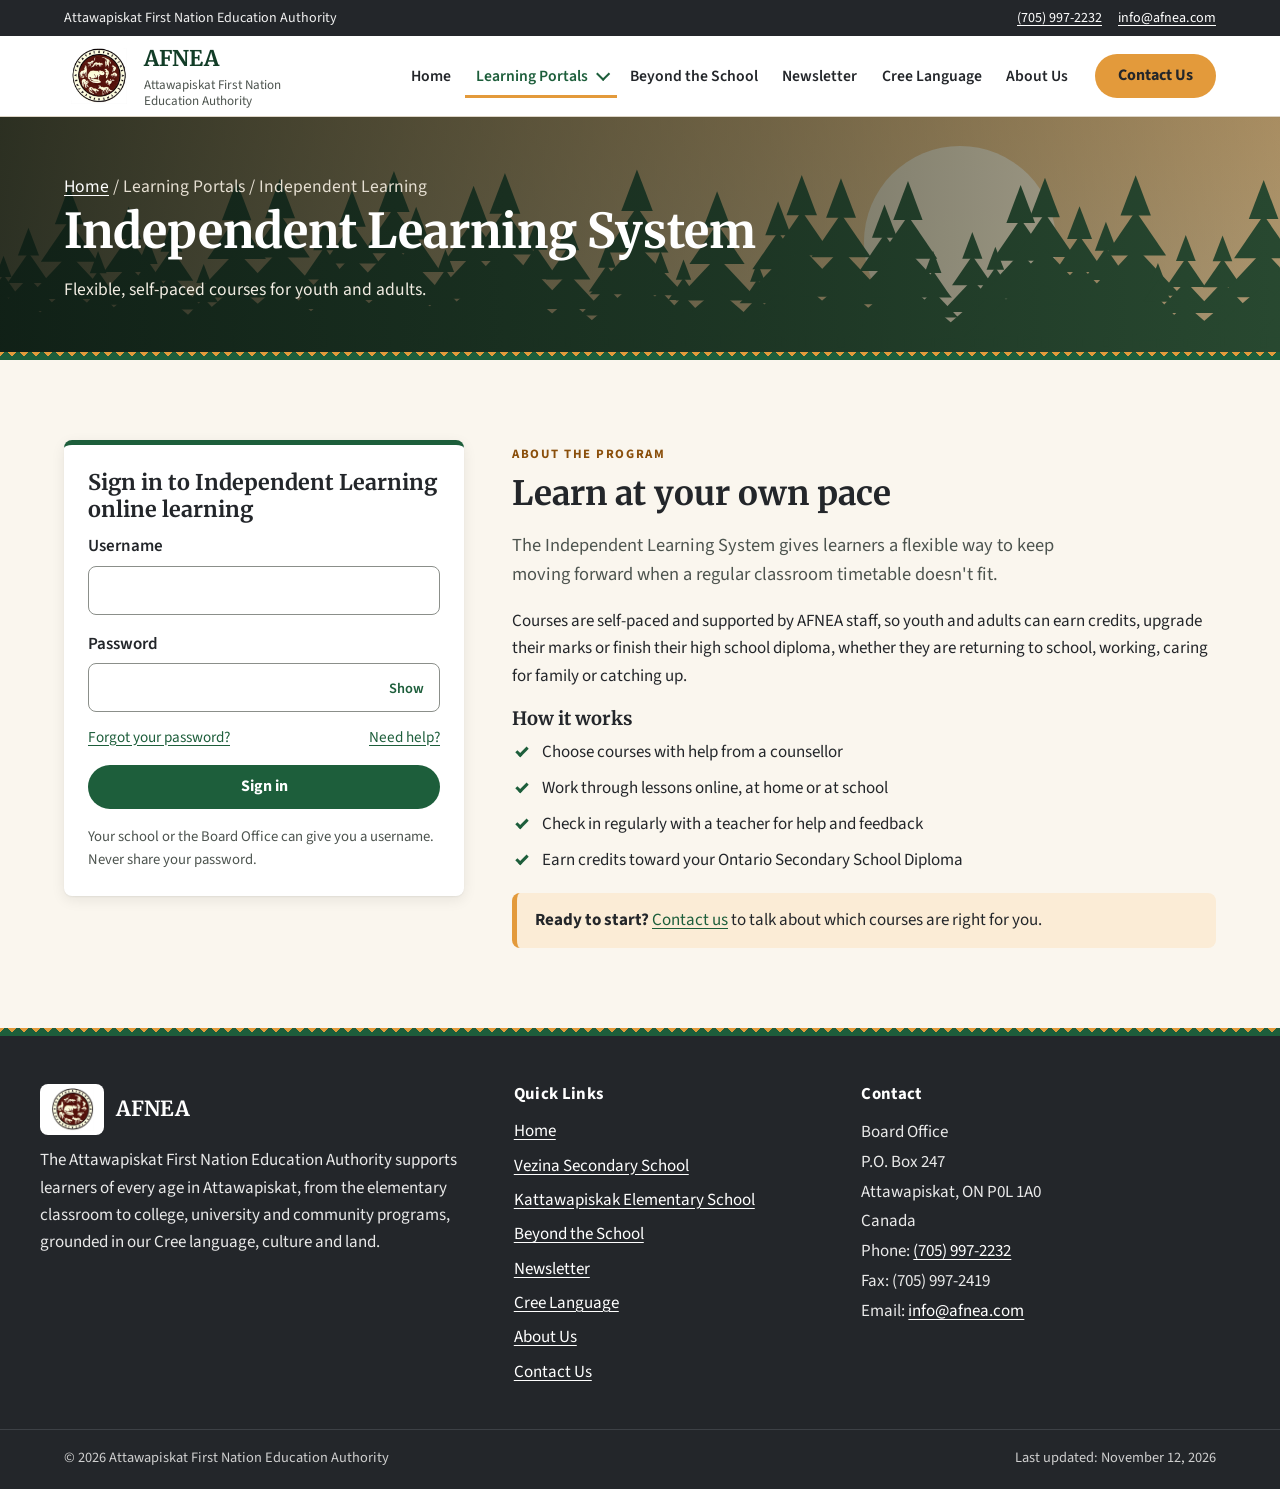
<file: independent-learning.html>
<!doctype html>
<html lang="en">
<head>
  <meta charset="utf-8">
  <meta name="viewport" content="width=device-width, initial-scale=1">
  <title>Independent Learning System | AFNEA Learning Portal</title>
  <meta name="description" content="AFNEA Independent Learning System: self-paced courses to earn credits, upgrade or finish your diploma, with support from AFNEA staff.">
  <!-- REVIEW ONLY: stops search engines indexing this preview. DELETE this line before going live. -->
  <meta name="robots" content="noindex, nofollow">
  <link rel="canonical" href="https://www.afnea.com/independent-learning.html">
  <meta name="theme-color" content="#1d5e3b">

  <!-- Open Graph (link previews on social media) -->
  <meta property="og:type" content="website">
  <meta property="og:site_name" content="Attawapiskat First Nation Education Authority">
  <meta property="og:title" content="Independent Learning System | AFNEA Learning Portal">
  <meta property="og:description" content="AFNEA Independent Learning System: self-paced courses to earn credits, upgrade or finish your diploma, with support from AFNEA staff.">
  <meta property="og:url" content="https://www.afnea.com/independent-learning.html">
  <meta property="og:image" content="https://www.afnea.com/images/og-image.png">

  <link rel="icon" href="images/favicon.svg" type="image/svg+xml">
  <link rel="apple-touch-icon" href="images/logo.png">

  <!-- Fonts: Merriweather (headings) + Source Sans 3 (body), loaded without blocking -->
  <link rel="preconnect" href="https://fonts.googleapis.com">
  <link rel="preconnect" href="https://fonts.gstatic.com" crossorigin>
  <link rel="stylesheet" href="https://fonts.googleapis.com/css2?family=Merriweather:wght@400;700&amp;family=Source+Sans+3:wght@400;600;700&amp;display=swap" media="print" onload="this.media='all'">
  <noscript><link rel="stylesheet" href="https://fonts.googleapis.com/css2?family=Merriweather:wght@400;700&amp;family=Source+Sans+3:wght@400;600;700&amp;display=swap"></noscript>

  <link rel="stylesheet" href="css/styles.css">
  <script src="js/main.js" defer></script>
</head>
<body data-page="ils">
  <a class="skip-link" href="#main">Skip to main content</a>

  <!-- Shared header is inserted here by js/main.js (edit the menu in main.js → NAV) -->
  <div id="site-header">
    <noscript>
      <nav aria-label="Main" class="container" style="padding:12px 16px">
        <a href="index.html">Home</a> · <a href="vezina.html">Vezina Secondary</a> · <a href="kattawapiskak.html">Kattawapiskak Elementary</a> ·
        <a href="independent-learning.html">Independent Learning</a> · <a href="community-learning.html">Community Learning</a> ·
        <a href="beyond-the-school.html">Beyond the School</a> · <a href="newsletter.html">Newsletter</a> · <a href="cree.html">Cree Language</a> ·
        <a href="about.html">About Us</a> · <a href="contact.html">Contact Us</a>
      </nav>
    </noscript>
  </div>

  <main id="main" tabindex="-1">
    <section class="page-banner">
      <img src="images/news-spring.svg" alt="" width="1600" height="900">
      <div class="container">
        <p class="breadcrumb"><a href="index.html">Home</a> <span aria-hidden="true">/</span> <span>Learning Portals / Independent Learning</span></p>
        <h1>Independent Learning System</h1>
        <p>Flexible, self-paced courses for youth and adults.</p>
      </div>
    </section>
    <hr class="motif motif--thin" aria-hidden="true">

    <section class="section">
      <div class="container portal">
        <!-- SIGN-IN (left). Connects to the LMS: set SITE.lmsUrls.ils in js/main.js -->
        <div class="login-card">
          <h2>Sign in to Independent Learning online learning</h2>
          <form data-portal="ils" novalidate>
            <div class="form-row">
              <label for="ils-user">Username</label>
              <input type="text" id="ils-user" name="username" autocomplete="username" autocapitalize="none" spellcheck="false" required aria-describedby="ils-user-error">
              <p class="field-error" id="ils-user-error" aria-live="polite"></p>
            </div>
            <div class="form-row">
              <label for="ils-pass">Password</label>
              <div class="password-wrap">
                <input type="password" id="ils-pass" name="password" autocomplete="current-password" required aria-describedby="ils-pass-error">
                <button type="button" class="password-toggle" aria-pressed="false" aria-controls="ils-pass">Show<span class="visually-hidden"> password</span></button>
              </div>
              <p class="field-error" id="ils-pass-error" aria-live="polite"></p>
            </div>
            <div class="login-links">
              <a href="contact.html" data-reset-link>Forgot your password?</a>
              <a href="contact.html">Need help?</a>
            </div>
            <button type="submit" class="btn btn--primary btn--block">Sign in</button>
            <p class="form-status" role="status" aria-live="polite"></p>
            <p class="note">Your school or the Board Office can give you a username. Never share your password.</p>
          </form>
        </div>

        <!-- ABOUT (right) -->
        <article class="portal-about">
          <span class="eyebrow">About the program</span>
          <h2>Learn at your own pace</h2>
          <p class="lead">The Independent Learning System gives learners a flexible way to keep moving forward when a regular classroom timetable doesn't fit.</p>
          <p>Courses are self-paced and supported by AFNEA staff, so youth and adults can earn credits, upgrade their marks or finish their high school diploma, whether they are returning to school, working, caring for family or catching up.</p>
          <h3>How it works</h3>
          <ul class="check-list">
            <li>Choose courses with help from a counsellor</li>
            <li>Work through lessons online, at home or at school</li>
            <li>Check in regularly with a teacher for help and feedback</li>
            <li>Earn credits toward your Ontario Secondary School Diploma</li>
          </ul>
          <div class="callout"><p><strong>Ready to start?</strong> <a href="contact.html">Contact us</a> to talk about which courses are right for you.</p></div>
        </article>
      </div>
    </section>
  </main>

  <!-- Shared footer is inserted here by js/main.js -->
  <div id="site-footer"></div>
</body>
</html>
</file>
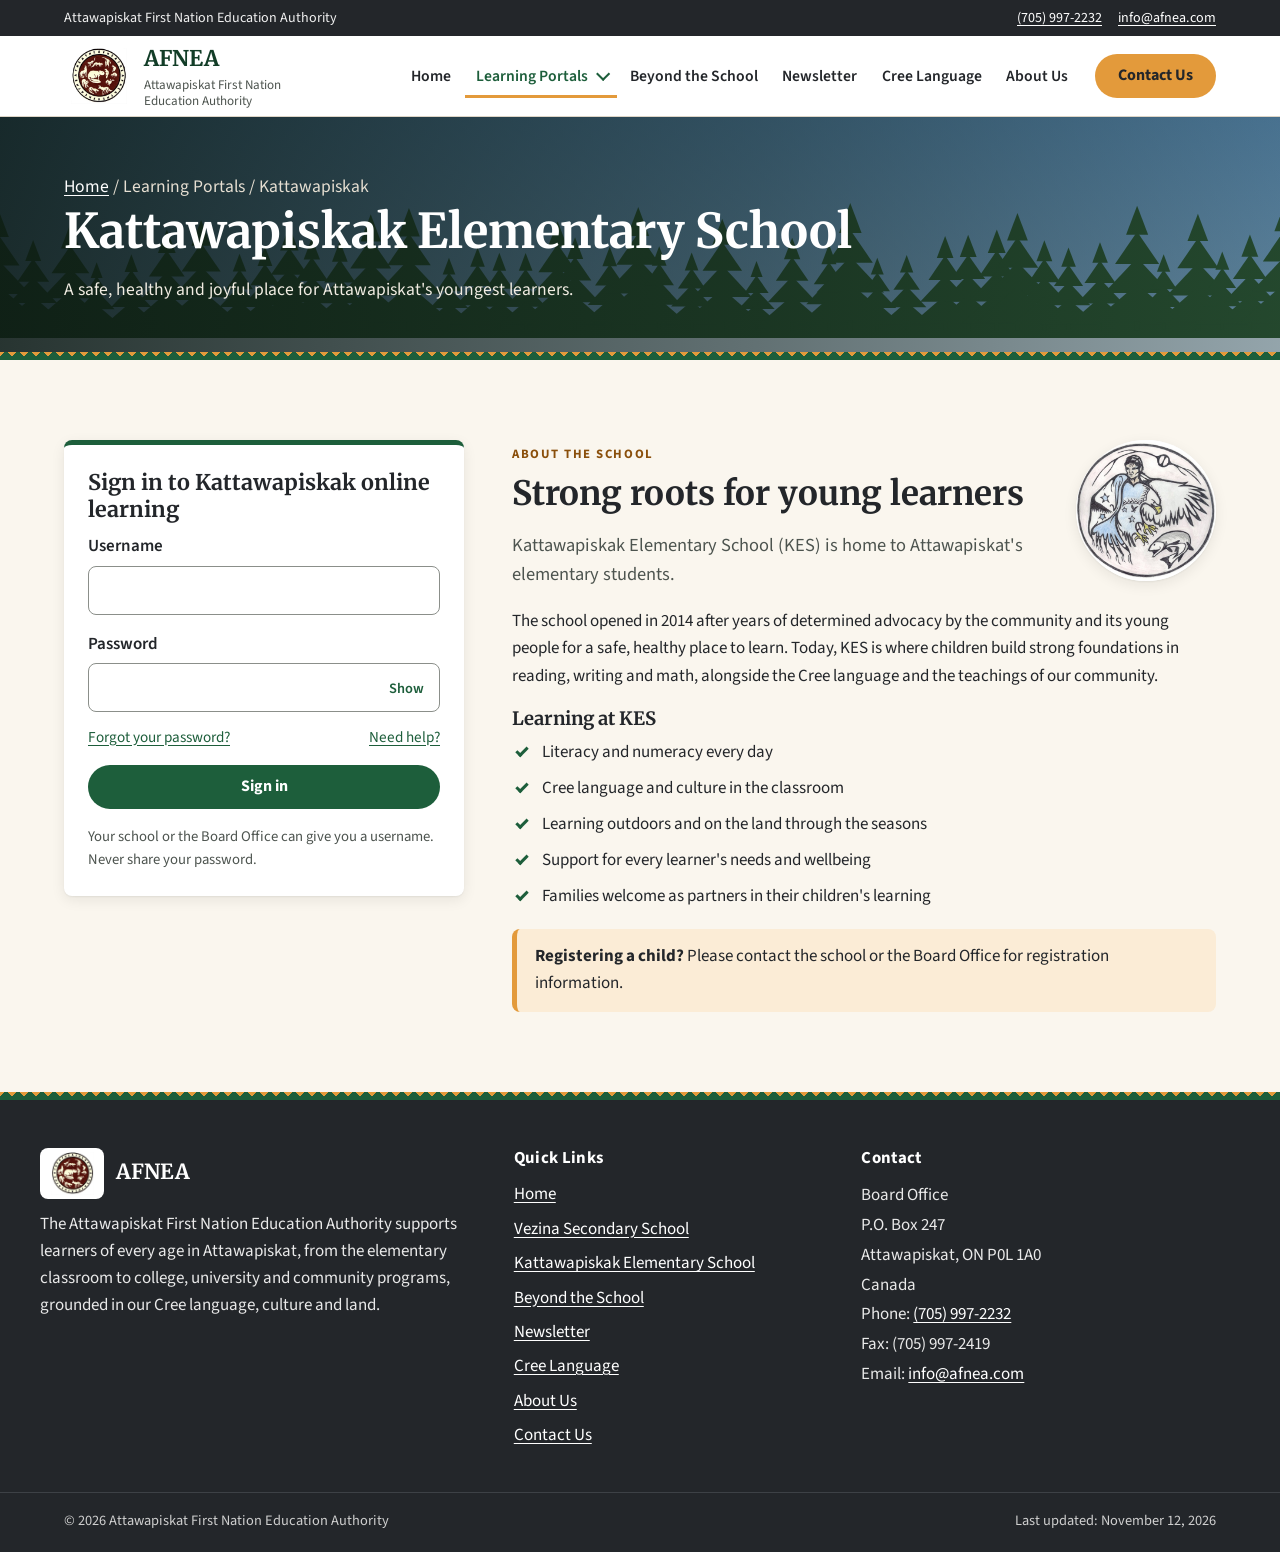
<file: kattawapiskak.html>
<!doctype html>
<html lang="en">
<head>
  <meta charset="utf-8">
  <meta name="viewport" content="width=device-width, initial-scale=1">
  <title>Kattawapiskak Elementary School | AFNEA Learning Portal</title>
  <meta name="description" content="Kattawapiskak Elementary School in Attawapiskat: strong foundations in literacy, numeracy and Cree language. Sign in to online learning.">
  <!-- REVIEW ONLY: stops search engines indexing this preview. DELETE this line before going live. -->
  <meta name="robots" content="noindex, nofollow">
  <link rel="canonical" href="https://www.afnea.com/kattawapiskak.html">
  <meta name="theme-color" content="#1d5e3b">

  <!-- Open Graph (link previews on social media) -->
  <meta property="og:type" content="website">
  <meta property="og:site_name" content="Attawapiskat First Nation Education Authority">
  <meta property="og:title" content="Kattawapiskak Elementary School | AFNEA Learning Portal">
  <meta property="og:description" content="Kattawapiskak Elementary School in Attawapiskat: strong foundations in literacy, numeracy and Cree language. Sign in to online learning.">
  <meta property="og:url" content="https://www.afnea.com/kattawapiskak.html">
  <meta property="og:image" content="https://www.afnea.com/images/og-image.png">

  <link rel="icon" href="images/favicon.svg" type="image/svg+xml">
  <link rel="apple-touch-icon" href="images/logo.png">

  <!-- Fonts: Merriweather (headings) + Source Sans 3 (body), loaded without blocking -->
  <link rel="preconnect" href="https://fonts.googleapis.com">
  <link rel="preconnect" href="https://fonts.gstatic.com" crossorigin>
  <link rel="stylesheet" href="https://fonts.googleapis.com/css2?family=Merriweather:wght@400;700&amp;family=Source+Sans+3:wght@400;600;700&amp;display=swap" media="print" onload="this.media='all'">
  <noscript><link rel="stylesheet" href="https://fonts.googleapis.com/css2?family=Merriweather:wght@400;700&amp;family=Source+Sans+3:wght@400;600;700&amp;display=swap"></noscript>

  <link rel="stylesheet" href="css/styles.css">
  <script src="js/main.js" defer></script>
</head>
<body data-page="kattawapiskak">
  <a class="skip-link" href="#main">Skip to main content</a>

  <!-- Shared header is inserted here by js/main.js (edit the menu in main.js → NAV) -->
  <div id="site-header">
    <noscript>
      <nav aria-label="Main" class="container" style="padding:12px 16px">
        <a href="index.html">Home</a> · <a href="vezina.html">Vezina Secondary</a> · <a href="kattawapiskak.html">Kattawapiskak Elementary</a> ·
        <a href="independent-learning.html">Independent Learning</a> · <a href="community-learning.html">Community Learning</a> ·
        <a href="beyond-the-school.html">Beyond the School</a> · <a href="newsletter.html">Newsletter</a> · <a href="cree.html">Cree Language</a> ·
        <a href="about.html">About Us</a> · <a href="contact.html">Contact Us</a>
      </nav>
    </noscript>
  </div>

  <main id="main" tabindex="-1">
    <section class="page-banner">
      <img src="images/news-summer.svg" alt="" width="1600" height="900">
      <div class="container">
        <p class="breadcrumb"><a href="index.html">Home</a> <span aria-hidden="true">/</span> <span>Learning Portals / Kattawapiskak</span></p>
        <h1>Kattawapiskak Elementary School</h1>
        <p>A safe, healthy and joyful place for Attawapiskat's youngest learners.</p>
      </div>
    </section>
    <hr class="motif motif--thin" aria-hidden="true">

    <section class="section">
      <div class="container portal">
        <!-- SIGN-IN (left). Connects to the LMS: set SITE.lmsUrls.kattawapiskak in js/main.js -->
        <div class="login-card">
          <h2>Sign in to Kattawapiskak online learning</h2>
          <form data-portal="kattawapiskak" novalidate>
            <div class="form-row">
              <label for="kattawapiskak-user">Username</label>
              <input type="text" id="kattawapiskak-user" name="username" autocomplete="username" autocapitalize="none" spellcheck="false" required aria-describedby="kattawapiskak-user-error">
              <p class="field-error" id="kattawapiskak-user-error" aria-live="polite"></p>
            </div>
            <div class="form-row">
              <label for="kattawapiskak-pass">Password</label>
              <div class="password-wrap">
                <input type="password" id="kattawapiskak-pass" name="password" autocomplete="current-password" required aria-describedby="kattawapiskak-pass-error">
                <button type="button" class="password-toggle" aria-pressed="false" aria-controls="kattawapiskak-pass">Show<span class="visually-hidden"> password</span></button>
              </div>
              <p class="field-error" id="kattawapiskak-pass-error" aria-live="polite"></p>
            </div>
            <div class="login-links">
              <a href="contact.html" data-reset-link>Forgot your password?</a>
              <a href="contact.html">Need help?</a>
            </div>
            <button type="submit" class="btn btn--primary btn--block">Sign in</button>
            <p class="form-status" role="status" aria-live="polite"></p>
            <p class="note">Your school or the Board Office can give you a username. Never share your password.</p>
          </form>
        </div>

        <!-- ABOUT (right) -->
        <article class="portal-about">
          <span class="eyebrow">About the school</span>
          <img class="emblem" src="images/kattawapiskak-emblem.jpg" alt="Kattawapiskak Elementary School emblem: a dancer in a star shawl beside an eagle and a leaping fish" width="476" height="480" loading="lazy">
          <h2>Strong roots for young learners</h2>
          <p class="lead">Kattawapiskak Elementary School (KES) is home to Attawapiskat's elementary students.</p>
          <p>The school opened in 2014 after years of determined advocacy by the community and its young people for a safe, healthy place to learn. Today, KES is where children build strong foundations in reading, writing and math, alongside the Cree language and the teachings of our community.</p>
          <h3>Learning at KES</h3>
          <ul class="check-list">
            <li>Literacy and numeracy every day</li>
            <li>Cree language and culture in the classroom</li>
            <li>Learning outdoors and on the land through the seasons</li>
            <li>Support for every learner's needs and wellbeing</li>
            <li>Families welcome as partners in their children's learning</li>
          </ul>
          <div class="callout"><p><strong>Registering a child?</strong> Please contact the school or the Board Office for registration information.</p></div>
        </article>
      </div>
    </section>
  </main>

  <!-- Shared footer is inserted here by js/main.js -->
  <div id="site-footer"></div>
</body>
</html>
</file>
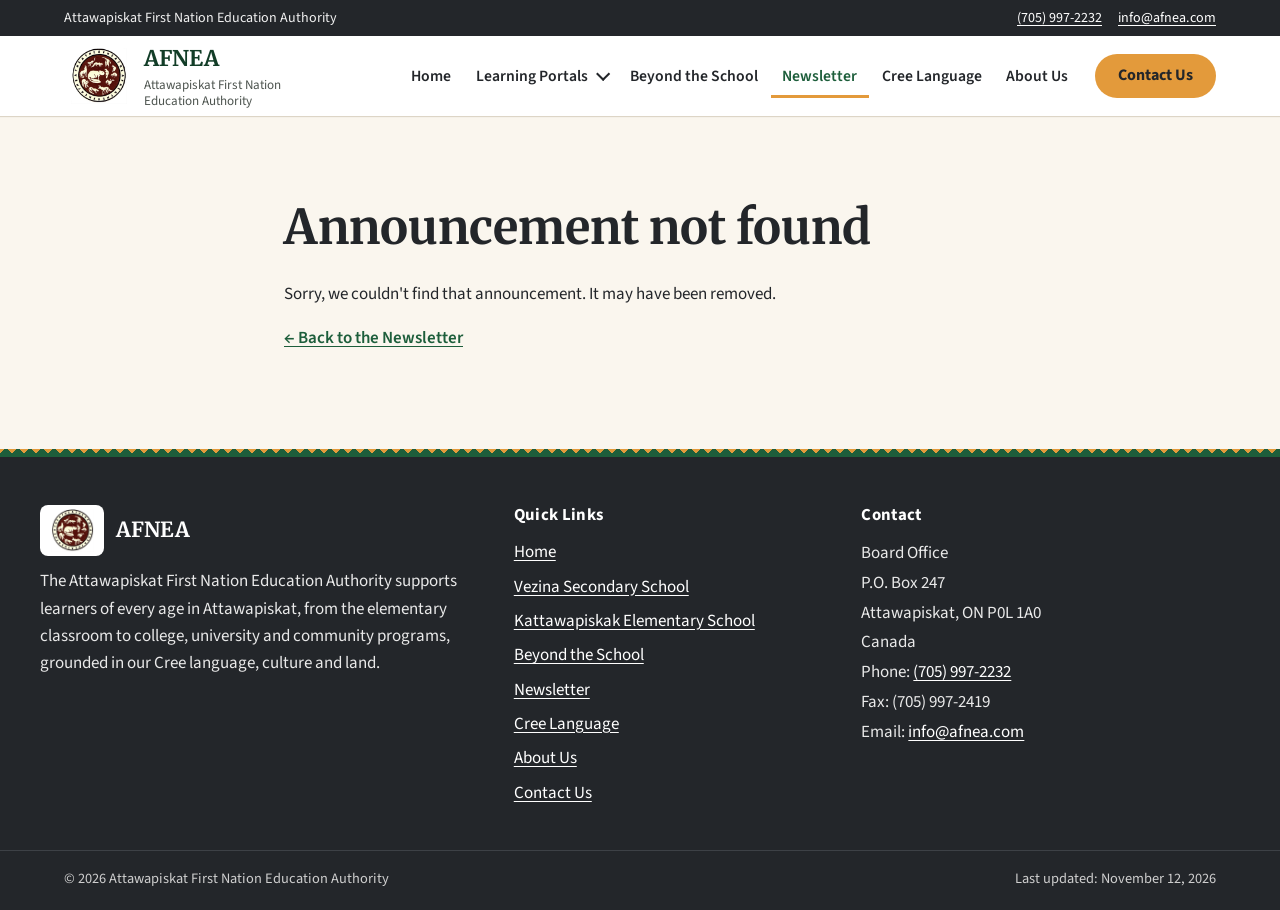
<file: newsletter-item.html>
<!doctype html>
<html lang="en">
<head>
  <meta charset="utf-8">
  <meta name="viewport" content="width=device-width, initial-scale=1">
  <title>Announcement | AFNEA Newsletter</title>
  <meta name="description" content="An announcement from the Attawapiskat First Nation Education Authority.">
  <!-- REVIEW ONLY: stops search engines indexing this preview. DELETE this line before going live. -->
  <meta name="robots" content="noindex, nofollow">
  <link rel="canonical" href="https://www.afnea.com/newsletter-item.html">
  <meta name="theme-color" content="#1d5e3b">

  <!-- Open Graph (link previews on social media) -->
  <meta property="og:type" content="website">
  <meta property="og:site_name" content="Attawapiskat First Nation Education Authority">
  <meta property="og:title" content="Announcement | AFNEA Newsletter">
  <meta property="og:description" content="An announcement from the Attawapiskat First Nation Education Authority.">
  <meta property="og:url" content="https://www.afnea.com/newsletter-item.html">
  <meta property="og:image" content="https://www.afnea.com/images/og-image.png">

  <link rel="icon" href="images/favicon.svg" type="image/svg+xml">
  <link rel="apple-touch-icon" href="images/logo.png">

  <!-- Fonts: Merriweather (headings) + Source Sans 3 (body), loaded without blocking -->
  <link rel="preconnect" href="https://fonts.googleapis.com">
  <link rel="preconnect" href="https://fonts.gstatic.com" crossorigin>
  <link rel="stylesheet" href="https://fonts.googleapis.com/css2?family=Merriweather:wght@400;700&amp;family=Source+Sans+3:wght@400;600;700&amp;display=swap" media="print" onload="this.media='all'">
  <noscript><link rel="stylesheet" href="https://fonts.googleapis.com/css2?family=Merriweather:wght@400;700&amp;family=Source+Sans+3:wght@400;600;700&amp;display=swap"></noscript>

  <link rel="stylesheet" href="css/styles.css">
  <script src="js/main.js" defer></script>
</head>
<body data-page="newsletter">
  <a class="skip-link" href="#main">Skip to main content</a>

  <!-- Shared header is inserted here by js/main.js (edit the menu in main.js → NAV) -->
  <div id="site-header">
    <noscript>
      <nav aria-label="Main" class="container" style="padding:12px 16px">
        <a href="index.html">Home</a> · <a href="vezina.html">Vezina Secondary</a> · <a href="kattawapiskak.html">Kattawapiskak Elementary</a> ·
        <a href="independent-learning.html">Independent Learning</a> · <a href="community-learning.html">Community Learning</a> ·
        <a href="beyond-the-school.html">Beyond the School</a> · <a href="newsletter.html">Newsletter</a> · <a href="cree.html">Cree Language</a> ·
        <a href="about.html">About Us</a> · <a href="contact.html">Contact Us</a>
      </nav>
    </noscript>
  </div>

  <main id="main" tabindex="-1">
    <section class="section">
      <!-- The announcement is filled in from js/main.js using the ?id= in the address -->
      <div class="container article" data-render="newsletter-item">
        <h1>Loading announcement…</h1>
      </div>
    </section>
  </main>

  <!-- Shared footer is inserted here by js/main.js -->
  <div id="site-footer"></div>
</body>
</html>
</file>
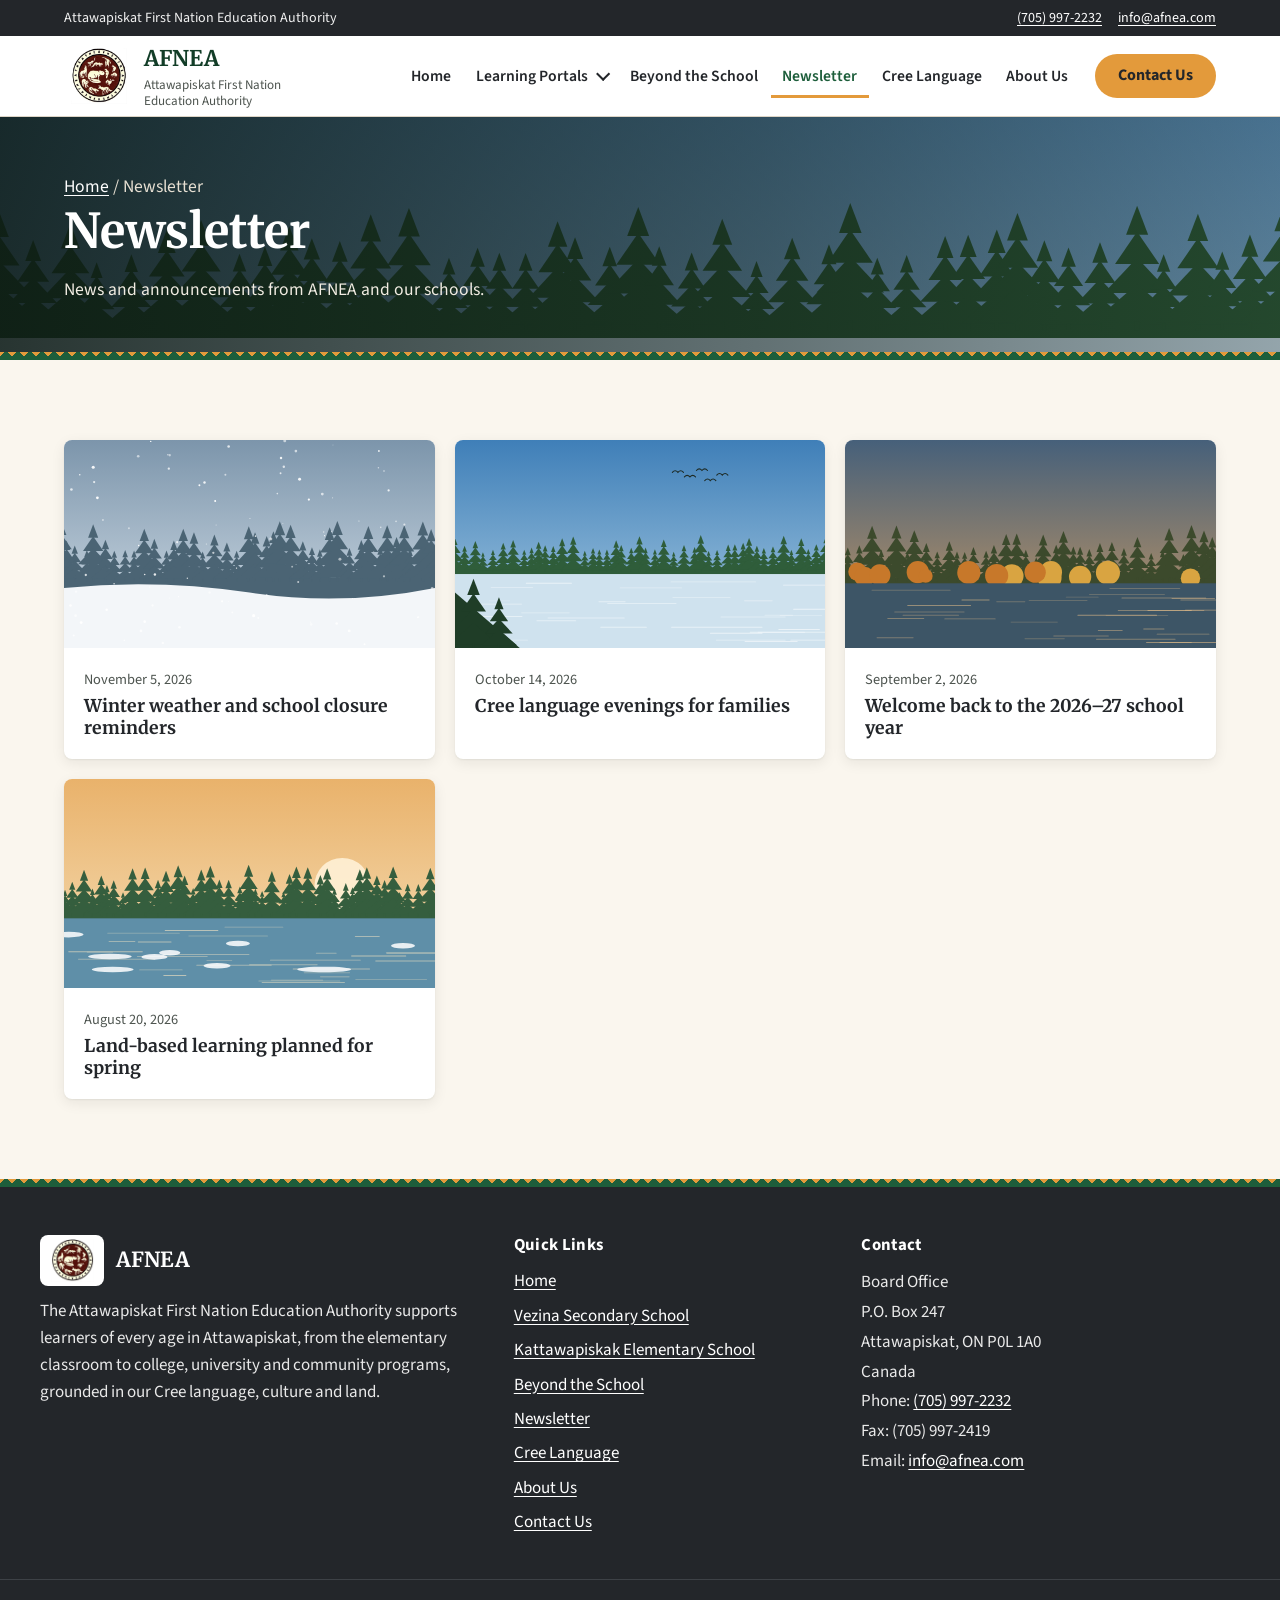
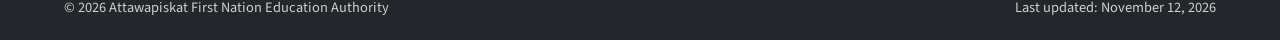
<file: newsletter.html>
<!doctype html>
<html lang="en">
<head>
  <meta charset="utf-8">
  <meta name="viewport" content="width=device-width, initial-scale=1">
  <title>Newsletter & Announcements | AFNEA</title>
  <meta name="description" content="News and announcements from the Attawapiskat First Nation Education Authority and its schools.">
  <!-- REVIEW ONLY: stops search engines indexing this preview. DELETE this line before going live. -->
  <meta name="robots" content="noindex, nofollow">
  <link rel="canonical" href="https://www.afnea.com/newsletter.html">
  <meta name="theme-color" content="#1d5e3b">

  <!-- Open Graph (link previews on social media) -->
  <meta property="og:type" content="website">
  <meta property="og:site_name" content="Attawapiskat First Nation Education Authority">
  <meta property="og:title" content="Newsletter & Announcements | AFNEA">
  <meta property="og:description" content="News and announcements from the Attawapiskat First Nation Education Authority and its schools.">
  <meta property="og:url" content="https://www.afnea.com/newsletter.html">
  <meta property="og:image" content="https://www.afnea.com/images/og-image.png">

  <link rel="icon" href="images/favicon.svg" type="image/svg+xml">
  <link rel="apple-touch-icon" href="images/logo.png">

  <!-- Fonts: Merriweather (headings) + Source Sans 3 (body), loaded without blocking -->
  <link rel="preconnect" href="https://fonts.googleapis.com">
  <link rel="preconnect" href="https://fonts.gstatic.com" crossorigin>
  <link rel="stylesheet" href="https://fonts.googleapis.com/css2?family=Merriweather:wght@400;700&amp;family=Source+Sans+3:wght@400;600;700&amp;display=swap" media="print" onload="this.media='all'">
  <noscript><link rel="stylesheet" href="https://fonts.googleapis.com/css2?family=Merriweather:wght@400;700&amp;family=Source+Sans+3:wght@400;600;700&amp;display=swap"></noscript>

  <link rel="stylesheet" href="css/styles.css">
  <script src="js/main.js" defer></script>
</head>
<body data-page="newsletter">
  <a class="skip-link" href="#main">Skip to main content</a>

  <!-- Shared header is inserted here by js/main.js (edit the menu in main.js → NAV) -->
  <div id="site-header">
    <noscript>
      <nav aria-label="Main" class="container" style="padding:12px 16px">
        <a href="index.html">Home</a> · <a href="vezina.html">Vezina Secondary</a> · <a href="kattawapiskak.html">Kattawapiskak Elementary</a> ·
        <a href="independent-learning.html">Independent Learning</a> · <a href="community-learning.html">Community Learning</a> ·
        <a href="beyond-the-school.html">Beyond the School</a> · <a href="newsletter.html">Newsletter</a> · <a href="cree.html">Cree Language</a> ·
        <a href="about.html">About Us</a> · <a href="contact.html">Contact Us</a>
      </nav>
    </noscript>
  </div>

  <main id="main" tabindex="-1">
    <section class="page-banner">
      <img src="images/news-summer.svg" alt="" width="1600" height="900">
      <div class="container">
        <p class="breadcrumb"><a href="index.html">Home</a> <span aria-hidden="true">/</span> <span>Newsletter</span></p>
        <h1>Newsletter</h1>
        <p>News and announcements from AFNEA and our schools.</p>
      </div>
    </section>
    <hr class="motif motif--thin" aria-hidden="true">

    <section class="section" aria-label="Announcements">
      <div class="container">
        <!-- Items come from the NEWSLETTER list at the top of js/main.js -->
        <div class="grid grid--3" data-render="newsletter"></div>
      </div>
    </section>
  </main>

  <!-- Shared footer is inserted here by js/main.js -->
  <div id="site-footer"></div>
</body>
</html>
</file>
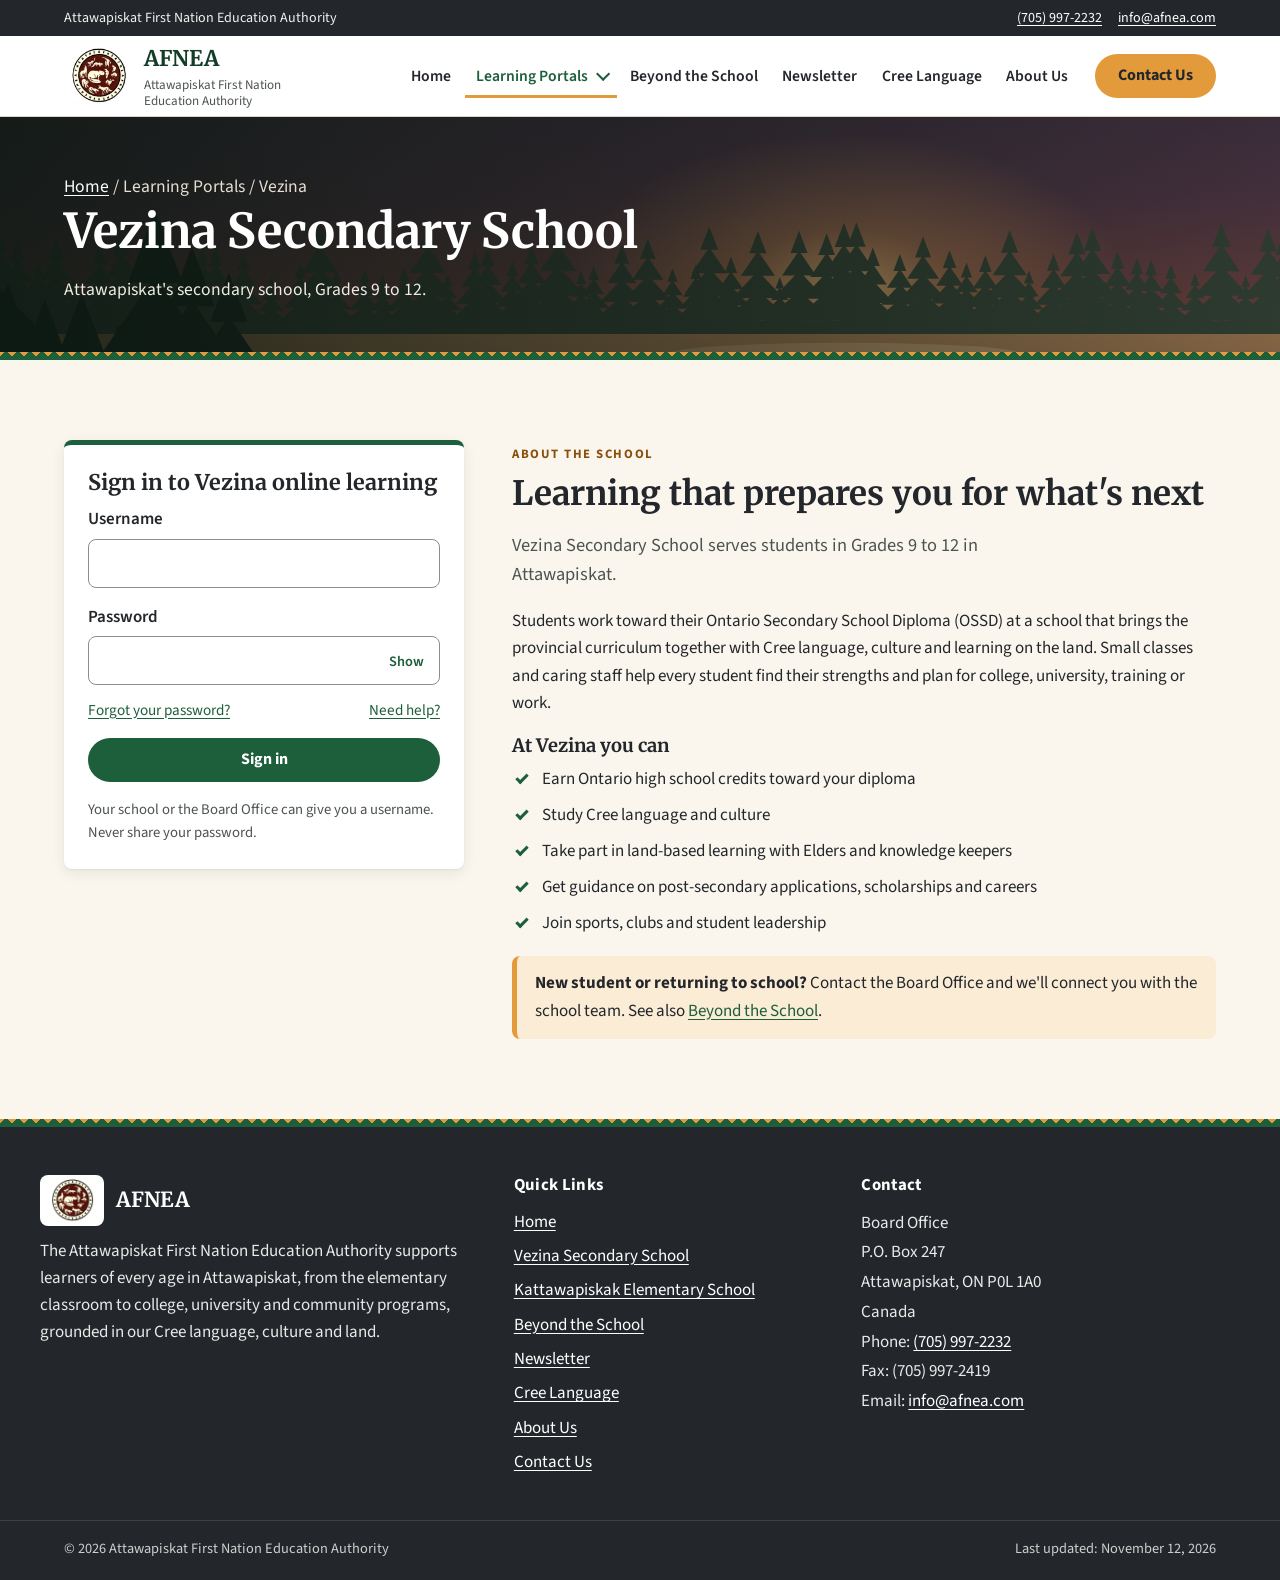
<file: vezina.html>
<!doctype html>
<html lang="en">
<head>
  <meta charset="utf-8">
  <meta name="viewport" content="width=device-width, initial-scale=1">
  <title>Vezina Secondary School | AFNEA Learning Portal</title>
  <meta name="description" content="Vezina Secondary School in Attawapiskat: Ontario Secondary School Diploma courses, Cree language and land-based learning. Sign in to online learning.">
  <!-- REVIEW ONLY: stops search engines indexing this preview. DELETE this line before going live. -->
  <meta name="robots" content="noindex, nofollow">
  <link rel="canonical" href="https://www.afnea.com/vezina.html">
  <meta name="theme-color" content="#1d5e3b">

  <!-- Open Graph (link previews on social media) -->
  <meta property="og:type" content="website">
  <meta property="og:site_name" content="Attawapiskat First Nation Education Authority">
  <meta property="og:title" content="Vezina Secondary School | AFNEA Learning Portal">
  <meta property="og:description" content="Vezina Secondary School in Attawapiskat: Ontario Secondary School Diploma courses, Cree language and land-based learning. Sign in to online learning.">
  <meta property="og:url" content="https://www.afnea.com/vezina.html">
  <meta property="og:image" content="https://www.afnea.com/images/og-image.png">

  <link rel="icon" href="images/favicon.svg" type="image/svg+xml">
  <link rel="apple-touch-icon" href="images/logo.png">

  <!-- Fonts: Merriweather (headings) + Source Sans 3 (body), loaded without blocking -->
  <link rel="preconnect" href="https://fonts.googleapis.com">
  <link rel="preconnect" href="https://fonts.gstatic.com" crossorigin>
  <link rel="stylesheet" href="https://fonts.googleapis.com/css2?family=Merriweather:wght@400;700&amp;family=Source+Sans+3:wght@400;600;700&amp;display=swap" media="print" onload="this.media='all'">
  <noscript><link rel="stylesheet" href="https://fonts.googleapis.com/css2?family=Merriweather:wght@400;700&amp;family=Source+Sans+3:wght@400;600;700&amp;display=swap"></noscript>

  <link rel="stylesheet" href="css/styles.css">
  <script src="js/main.js" defer></script>
</head>
<body data-page="vezina">
  <a class="skip-link" href="#main">Skip to main content</a>

  <!-- Shared header is inserted here by js/main.js (edit the menu in main.js → NAV) -->
  <div id="site-header">
    <noscript>
      <nav aria-label="Main" class="container" style="padding:12px 16px">
        <a href="index.html">Home</a> · <a href="vezina.html">Vezina Secondary</a> · <a href="kattawapiskak.html">Kattawapiskak Elementary</a> ·
        <a href="independent-learning.html">Independent Learning</a> · <a href="community-learning.html">Community Learning</a> ·
        <a href="beyond-the-school.html">Beyond the School</a> · <a href="newsletter.html">Newsletter</a> · <a href="cree.html">Cree Language</a> ·
        <a href="about.html">About Us</a> · <a href="contact.html">Contact Us</a>
      </nav>
    </noscript>
  </div>

  <main id="main" tabindex="-1">
    <section class="page-banner">
      <img src="images/hero-1.svg" alt="" width="1600" height="900">
      <div class="container">
        <p class="breadcrumb"><a href="index.html">Home</a> <span aria-hidden="true">/</span> <span>Learning Portals / Vezina</span></p>
        <h1>Vezina Secondary School</h1>
        <p>Attawapiskat's secondary school, Grades 9 to 12.</p>
      </div>
    </section>
    <hr class="motif motif--thin" aria-hidden="true">

    <section class="section">
      <div class="container portal">
        <!-- SIGN-IN (left). Connects to the LMS: set SITE.lmsUrls.vezina in js/main.js -->
        <div class="login-card">
          <h2>Sign in to Vezina online learning</h2>
          <form data-portal="vezina" novalidate>
            <div class="form-row">
              <label for="vezina-user">Username</label>
              <input type="text" id="vezina-user" name="username" autocomplete="username" autocapitalize="none" spellcheck="false" required aria-describedby="vezina-user-error">
              <p class="field-error" id="vezina-user-error" aria-live="polite"></p>
            </div>
            <div class="form-row">
              <label for="vezina-pass">Password</label>
              <div class="password-wrap">
                <input type="password" id="vezina-pass" name="password" autocomplete="current-password" required aria-describedby="vezina-pass-error">
                <button type="button" class="password-toggle" aria-pressed="false" aria-controls="vezina-pass">Show<span class="visually-hidden"> password</span></button>
              </div>
              <p class="field-error" id="vezina-pass-error" aria-live="polite"></p>
            </div>
            <div class="login-links">
              <a href="contact.html" data-reset-link>Forgot your password?</a>
              <a href="contact.html">Need help?</a>
            </div>
            <button type="submit" class="btn btn--primary btn--block">Sign in</button>
            <p class="form-status" role="status" aria-live="polite"></p>
            <p class="note">Your school or the Board Office can give you a username. Never share your password.</p>
          </form>
        </div>

        <!-- ABOUT (right) -->
        <article class="portal-about">
          <span class="eyebrow">About the school</span>
          <h2>Learning that prepares you for what's next</h2>
          <p class="lead">Vezina Secondary School serves students in Grades 9 to 12 in Attawapiskat.</p>
          <p>Students work toward their Ontario Secondary School Diploma (OSSD) at a school that brings the provincial curriculum together with Cree language, culture and learning on the land. Small classes and caring staff help every student find their strengths and plan for college, university, training or work.</p>
          <h3>At Vezina you can</h3>
          <ul class="check-list">
            <li>Earn Ontario high school credits toward your diploma</li>
            <li>Study Cree language and culture</li>
            <li>Take part in land-based learning with Elders and knowledge keepers</li>
            <li>Get guidance on post-secondary applications, scholarships and careers</li>
            <li>Join sports, clubs and student leadership</li>
          </ul>
          <div class="callout"><p><strong>New student or returning to school?</strong> Contact the Board Office and we'll connect you with the school team. See also <a href="beyond-the-school.html">Beyond the School</a>.</p></div>
        </article>
      </div>
    </section>
  </main>

  <!-- Shared footer is inserted here by js/main.js -->
  <div id="site-footer"></div>
</body>
</html>
</file>
<file: css/styles.css>
/* ==========================================================================
   AFNEA – Attawapiskat First Nation Education Authority
   Shared stylesheet. Mobile-first; breakpoints at 600px and 900px.
   ========================================================================== */

/* ---------- 1. Design tokens ---------- */
:root {
  /* Palette (all text pairings checked for WCAG AA) */
  --green-900: #123d27;
  --green: #1d5e3b;          /* primary: deep forest green */
  --green-100: #e4efe7;
  --blue: #1f5f8b;           /* secondary: river blue */
  --blue-100: #e3edf5;
  --cream: #faf6ee;          /* page background */
  --cream-2: #f2ebdd;
  --white: #ffffff;
  --charcoal: #23262a;       /* body text */
  --muted: #4d544f;          /* secondary text (7:1 on cream) */
  --line: #ddd5c6;
  --ochre: #e39a3b;          /* accent: buttons (use charcoal text on it) */
  --ochre-dark: #8a4f0b;     /* ochre for text on light backgrounds */
  --ochre-100: #fbecd6;
  --danger: #a32020;
  --success: #1d5e3b;

  --font-head: "Merriweather", Georgia, "Times New Roman", serif;
  --font-body: "Source Sans 3", "Segoe UI", system-ui, -apple-system, Roboto, Arial, sans-serif;

  --radius: 8px;
  --radius-lg: 14px;
  --shadow: 0 1px 2px rgba(20, 30, 25, .06), 0 4px 14px rgba(20, 30, 25, .08);
  --shadow-lg: 0 6px 24px rgba(20, 30, 25, .14);
  --max: 1200px;
  --gutter: 16px;
  --header-h: 68px;
}

/* ---------- 2. Base ---------- */
*, *::before, *::after { box-sizing: border-box; }
html { scroll-behavior: smooth; -webkit-text-size-adjust: 100%; }
@media (prefers-reduced-motion: reduce) {
  html { scroll-behavior: auto; }
  *, *::before, *::after { transition-duration: .01ms !important; animation-duration: .01ms !important; }
}
body {
  margin: 0;
  background: var(--cream);
  color: var(--charcoal);
  font-family: var(--font-body);
  font-size: 1.0625rem;
  line-height: 1.6;
  overflow-x: hidden;
}
img, svg { max-width: 100%; height: auto; display: block; }
img { object-fit: cover; }
h1, h2, h3, h4 { font-family: var(--font-head); line-height: 1.25; margin: 0 0 .5em; color: var(--charcoal); }
h1 { font-size: clamp(1.9rem, 4.5vw, 3rem); }
h2 { font-size: clamp(1.5rem, 3vw, 2.1rem); }
h3 { font-size: 1.15rem; }
p { margin: 0 0 1em; }
a { color: var(--green); text-underline-offset: 3px; }
a:hover { color: var(--green-900); }
ul { padding-left: 1.2em; }

:focus-visible {
  outline: 3px solid var(--blue);
  outline-offset: 3px;
  border-radius: 4px;
}

.skip-link {
  position: absolute; left: 12px; top: -60px; z-index: 1000;
  background: var(--charcoal); color: #fff; padding: 10px 16px; border-radius: var(--radius);
  font-weight: 700; text-decoration: none;
}
.skip-link:focus { top: 12px; color: #fff; }

.visually-hidden {
  position: absolute !important; width: 1px; height: 1px; overflow: hidden;
  clip: rect(0 0 0 0); white-space: nowrap; border: 0; padding: 0; margin: -1px;
}

.container { width: 100%; max-width: var(--max); margin: 0 auto; padding: 0 var(--gutter); }
.section { padding: 56px 0; }
.section--tight { padding: 36px 0; }
.section--white { background: var(--white); }
.section--cream2 { background: var(--cream-2); }

.eyebrow {
  display: inline-block; font-size: .8rem; font-weight: 700; letter-spacing: .12em;
  text-transform: uppercase; color: var(--ochre-dark); margin-bottom: .5rem;
}
.lead { font-size: 1.15rem; color: var(--muted); max-width: 62ch; }
.muted { color: var(--muted); }

/* Decorative divider: simple repeating zig-zag (geometric only) */
.motif {
  height: 14px; border: 0; margin: 0;
  background:
    linear-gradient(135deg, var(--ochre) 25%, transparent 25%) 0 0 / 20px 14px repeat-x,
    linear-gradient(225deg, var(--ochre) 25%, transparent 25%) 0 0 / 20px 14px repeat-x,
    var(--green);
}
.motif--thin { height: 8px; background-size: 12px 8px, 12px 8px, auto; }

/* ---------- 3. Buttons & forms ---------- */
.btn {
  display: inline-flex; align-items: center; justify-content: center; gap: .5em;
  min-height: 44px; padding: .6em 1.3em; border-radius: 999px; border: 2px solid transparent;
  font: 700 1rem/1.2 var(--font-body); text-decoration: none; cursor: pointer;
  transition: transform .15s ease, background-color .15s ease, box-shadow .15s ease;
}
.btn:hover { transform: translateY(-1px); }
.btn--accent { background: var(--ochre); color: var(--charcoal); }
.btn--accent:hover { background: #eaa951; color: var(--charcoal); }
.btn--primary { background: var(--green); color: #fff; }
.btn--primary:hover { background: var(--green-900); color: #fff; }
.btn--ghost { background: transparent; color: #fff; border-color: #fff; }
.btn--ghost:hover { background: rgba(255,255,255,.12); color: #fff; }
.btn--outline { background: transparent; color: var(--green); border-color: var(--green); }
.btn--outline:hover { background: var(--green-100); }
.btn--block { width: 100%; }

.form-row { margin-bottom: 1rem; }
label { display: block; font-weight: 600; margin-bottom: .35rem; }
input[type="text"], input[type="email"], input[type="password"], textarea {
  width: 100%; min-height: 46px; padding: .6rem .8rem;
  font: inherit; color: var(--charcoal); background: #fff;
  border: 1.5px solid #8b8f8a; border-radius: var(--radius);
}
textarea { min-height: 150px; resize: vertical; }
input:focus-visible, textarea:focus-visible { outline: 3px solid var(--blue); outline-offset: 1px; border-color: var(--blue); }
input[aria-invalid="true"], textarea[aria-invalid="true"] { border-color: var(--danger); }
.field-error { color: var(--danger); font-size: .92rem; margin-top: .3rem; min-height: 0; }
.form-status { margin-top: 1rem; padding: .8rem 1rem; border-radius: var(--radius); display: none; }
.form-status.is-visible { display: block; }
.form-status--info { background: var(--blue-100); color: #12324a; }
.form-status--ok { background: var(--green-100); color: var(--green-900); }
.form-status--error { background: #fbe4e4; color: #6d1414; }
.password-wrap { position: relative; }
.password-wrap input { padding-right: 5.2rem; }
.password-toggle {
  position: absolute; right: 6px; top: 50%; transform: translateY(-50%);
  background: none; border: 0; color: var(--green); font: 600 .9rem var(--font-body);
  padding: .5rem .6rem; cursor: pointer; border-radius: 6px;
}

/* ---------- 4. Header & navigation ---------- */
/* Space reserved for the header before main.js inserts it (prevents layout shift) */
#site-header { display: block; min-height: 104px; }
.topbar { background: var(--charcoal); color: #f1f1f1; font-size: .88rem; }
.topbar .container { display: flex; justify-content: space-between; align-items: center; gap: 12px; min-height: 36px; }
.topbar a { color: #fff; }
.topbar__name { display: none; }
.topbar__links { display: flex; gap: 16px; flex-wrap: wrap; margin-left: auto; }

.site-header {
  position: sticky; top: 0; z-index: 100;
  background: var(--white); border-bottom: 1px solid var(--line);
  box-shadow: 0 1px 0 rgba(0,0,0,.02);
}
.site-header__inner { display: flex; align-items: center; gap: 16px; min-height: var(--header-h); }
.brand { display: flex; align-items: center; gap: 10px; text-decoration: none; color: var(--charcoal); margin-right: auto; }
.brand img { width: 56px; height: 45px; object-fit: contain; }
.brand__short { font-family: var(--font-head); font-weight: 700; font-size: 1.35rem; color: var(--green-900); }
.brand__long { display: none; font-size: .82rem; line-height: 1.25; color: var(--muted); max-width: 190px; }

.nav-toggle {
  display: inline-flex; align-items: center; gap: 8px; min-height: 44px; padding: 0 14px;
  background: var(--green); color: #fff; border: 0; border-radius: 999px;
  font: 700 .95rem var(--font-body); cursor: pointer;
}
.nav-toggle__bars, .nav-toggle__bars::before, .nav-toggle__bars::after {
  display: block; width: 18px; height: 2px; background: currentColor; border-radius: 2px; position: relative;
  transition: transform .2s ease, opacity .2s ease;
}
.nav-toggle__bars::before, .nav-toggle__bars::after { content: ""; position: absolute; left: 0; }
.nav-toggle__bars::before { top: -6px; }
.nav-toggle__bars::after { top: 6px; }
.nav-toggle[aria-expanded="true"] .nav-toggle__bars { background: transparent; }
.nav-toggle[aria-expanded="true"] .nav-toggle__bars::before { transform: translateY(6px) rotate(45deg); }
.nav-toggle[aria-expanded="true"] .nav-toggle__bars::after { transform: translateY(-6px) rotate(-45deg); }

/* Mobile: slide-down panel */
.main-nav {
  position: absolute; left: 0; right: 0; top: 100%;
  background: var(--white); border-bottom: 1px solid var(--line); box-shadow: var(--shadow-lg);
  max-height: 0; overflow: hidden; visibility: hidden;
  transition: max-height .3s ease, visibility 0s linear .3s;
}
.main-nav.is-open {
  max-height: calc(100vh - var(--header-h)); overflow-y: auto; visibility: visible;
  transition: max-height .3s ease, visibility 0s;
}
.nav-list { list-style: none; margin: 0; padding: 8px var(--gutter) 16px; }
.nav-list > li { border-bottom: 1px solid var(--cream-2); }
.nav-link, .nav-sub-toggle {
  display: flex; align-items: center; justify-content: space-between; width: 100%;
  min-height: 48px; padding: .6rem .25rem; background: none; border: 0;
  font: 600 1.05rem var(--font-body); color: var(--charcoal); text-decoration: none; cursor: pointer; text-align: left;
}
.nav-link:hover, .nav-sub-toggle:hover { color: var(--green); }
.nav-link[aria-current="page"], .nav-sub-toggle.is-current { color: var(--green); box-shadow: inset 4px 0 0 var(--ochre); padding-left: .75rem; }
.chev { width: 10px; height: 10px; border-right: 2px solid currentColor; border-bottom: 2px solid currentColor; transform: rotate(45deg) translateY(-3px); transition: transform .2s ease; flex: none; margin-left: 8px; }
.nav-sub-toggle[aria-expanded="true"] .chev { transform: rotate(-135deg) translate(-2px, -2px); }
.subnav { list-style: none; margin: 0; padding: 0 0 8px 12px; display: none; }
.has-sub.is-open > .subnav { display: block; }
.subnav a {
  display: block; padding: .55rem .75rem; border-radius: var(--radius);
  color: var(--charcoal); text-decoration: none; font-weight: 500;
}
.subnav a:hover, .subnav a[aria-current="page"] { background: var(--green-100); color: var(--green-900); }
.subnav small { display: block; color: var(--muted); font-size: .85rem; }
.nav-cta { padding-top: 12px; border-bottom: 0 !important; }
.header-cta { display: none; }

/* ---------- 5. Hero slider ---------- */
.hero { position: relative; height: 70vh; min-height: 420px; max-height: 760px; overflow: hidden; background: #2b2a44; color: #fff; }
.hero__track { position: relative; height: 100%; }
.hero__slide {
  position: absolute; inset: 0; opacity: 0; visibility: hidden;
  transition: opacity .8s ease, visibility 0s linear .8s;
}
.hero__slide.is-active { opacity: 1; visibility: visible; transition: opacity .8s ease, visibility 0s; }
.hero__slide img { width: 100%; height: 100%; object-fit: cover; }
.hero__caption {
  position: absolute; left: 0; right: 0; bottom: 0;
  padding: 120px 0 72px;
  background: linear-gradient(to top, rgba(10, 16, 14, .82) 0%, rgba(10, 16, 14, .55) 45%, rgba(10, 16, 14, 0) 100%);
}
.hero__caption h1, .hero__caption h2 { color: #fff; max-width: 20ch; margin-bottom: .35em; font-size: clamp(1.7rem, 4.5vw, 3rem); }
.hero__caption p { max-width: 52ch; font-size: 1.1rem; margin-bottom: 1.1rem; color: #f3efe6; }
.hero__actions { display: flex; flex-wrap: wrap; gap: 10px; }
.hero__btn {
  position: absolute; bottom: 20px; z-index: 4;
  width: 44px; height: 44px; border-radius: 50%; border: 0; cursor: pointer;
  background: rgba(255,255,255,.9); color: var(--charcoal); display: grid; place-items: center;
  box-shadow: var(--shadow);
}
.hero__btn:hover { background: #fff; }
.hero__btn--prev { right: 68px; }
.hero__btn--next { right: 16px; }
.hero__btn svg { width: 20px; height: 20px; }
.hero__dots { position: absolute; z-index: 3; left: 0; right: 0; bottom: 20px; display: flex; justify-content: center; gap: 4px; }
.hero__dot {
  width: 44px; height: 44px; border: 0; background: transparent; cursor: pointer; display: grid; place-items: center; padding: 0;
}
.hero__dot::before { content: ""; width: 12px; height: 12px; border-radius: 50%; background: rgba(255,255,255,.55); border: 2px solid #fff; transition: transform .2s; }
.hero__dot[aria-current="true"]::before { background: var(--ochre); border-color: var(--ochre); transform: scale(1.2); }

/* Interior page banner */
.page-banner { position: relative; color: #fff; background: var(--green-900); overflow: hidden; }
.page-banner img { position: absolute; inset: 0; width: 100%; height: 100%; object-fit: cover; }
.page-banner::after { content: ""; position: absolute; inset: 0; background: linear-gradient(90deg, rgba(10,22,16,.85) 0%, rgba(10,22,16,.55) 60%, rgba(10,22,16,.3) 100%); }
.page-banner .container { position: relative; z-index: 1; padding-top: 56px; padding-bottom: 48px; }
.page-banner h1 { color: #fff; margin-bottom: .3em; }
.page-banner p { color: #f1ece2; max-width: 60ch; font-size: 1.1rem; margin: 0; }
.breadcrumb { font-size: .92rem; margin-bottom: .6rem; }
.breadcrumb a { color: #fff; }
.breadcrumb span { color: #e6dfd2; }

/* ---------- 6. Cards & grids ---------- */
.grid { display: grid; gap: 20px; }
.card {
  background: var(--white); border-radius: var(--radius); box-shadow: var(--shadow);
  overflow: hidden; transition: transform .2s ease, box-shadow .2s ease;
}
.card--lift:hover, .card--lift:focus-within { transform: translateY(-3px); box-shadow: var(--shadow-lg); }
.card__body { padding: 20px; }
.card__body > :last-child { margin-bottom: 0; }
.card__img { width: 100%; aspect-ratio: 16 / 9; height: auto; }
.card :is(h2, h3) a { color: var(--charcoal); text-decoration: none; }
.card--link :is(h2, h3) a::after { content: ""; position: absolute; inset: 0; } /* whole card clickable */
.card--link { position: relative; }
.card--link:hover :is(h2, h3) a { color: var(--green); text-decoration: underline; }
.h3 { font-size: 1.15rem; }

.icon-badge {
  width: 44px; height: 44px; border-radius: 50%; display: grid; place-items: center;
  background: var(--green-100); color: var(--green); margin-bottom: 12px;
}
.icon-badge svg { width: 22px; height: 22px; }
.icon-badge--ochre { background: var(--ochre-100); color: var(--ochre-dark); }
.icon-badge--blue { background: var(--blue-100); color: var(--blue); }

.portal-cards { margin-top: -64px; position: relative; z-index: 4; }

/* Welcome section */
.welcome { display: grid; gap: 28px; align-items: start; }
.fact-card { background: var(--white); border-radius: var(--radius); box-shadow: var(--shadow); padding: 22px; border-top: 5px solid var(--ochre); }
.fact-card dl { margin: 0; }
.fact-card dt { font-weight: 700; margin-top: .7rem; }
.fact-card dt:first-child { margin-top: 0; }
.fact-card dd { margin: 0; color: var(--muted); }

/* Feature band (Cree) */
.band { background: var(--green); color: #fff; }
.band .container { display: grid; gap: 28px; align-items: center; }
.band h2, .band h3 { color: #fff; }
.band p { color: #eef5f0; }
.band .eyebrow { color: #f6c27c; }
.band__img { border-radius: var(--radius-lg); width: 100%; aspect-ratio: 16/10; height: auto; box-shadow: var(--shadow-lg); }
.btn--light { background: #fff; color: var(--green-900); }
.btn--light:hover { background: var(--cream); color: var(--green-900); }

.section-head { display: flex; flex-wrap: wrap; align-items: end; justify-content: space-between; gap: 8px 16px; margin-bottom: 20px; }
.section-head h2 { margin: 0; }

/* Newsletter */
.news-date { font-size: .9rem; color: var(--muted); margin-bottom: .25rem; display: block; }
.news-card :is(h2, h3) { font-size: 1.1rem; margin-bottom: 0; }

.article { max-width: 760px; margin: 0 auto; }
.article__img { width: 100%; aspect-ratio: 16/9; height: auto; border-radius: var(--radius-lg); box-shadow: var(--shadow); margin: 20px 0 28px; }
.article__body { font-size: 1.12rem; }
.back-link { display: inline-flex; align-items: center; gap: 6px; font-weight: 600; }

/* Portal page: login (left) + about (right) */
.portal { display: grid; gap: 28px; align-items: start; }
.login-card { background: var(--white); border-radius: var(--radius); box-shadow: var(--shadow); padding: 24px; border-top: 5px solid var(--green); }
.login-card h2 { font-size: 1.35rem; }
.login-card .note { font-size: .92rem; color: var(--muted); margin-top: 1rem; margin-bottom: 0; }
.login-links { display: flex; flex-wrap: wrap; justify-content: space-between; gap: 8px; margin: -.2rem 0 1rem; font-size: .95rem; }
.portal-about h2 { margin-top: 0; }
.portal-about img.emblem { width: 140px; height: 141px; border-radius: 50%; float: right; margin: 0 0 12px 16px; object-fit: contain; background: #fff; box-shadow: var(--shadow); }
.check-list { list-style: none; padding: 0; margin: 0 0 1.2rem; }
.check-list li { position: relative; padding-left: 30px; margin-bottom: .55rem; }
.check-list li::before {
  content: ""; position: absolute; left: 4px; top: .45em; width: 12px; height: 7px;
  border-left: 3px solid var(--green); border-bottom: 3px solid var(--green); transform: rotate(-45deg);
}
.callout { background: var(--ochre-100); border-left: 5px solid var(--ochre); padding: 14px 18px; border-radius: var(--radius); }
.callout p:last-child { margin-bottom: 0; }

/* Link cards (Beyond the School, Cree resources) */
.resource-cards { display: grid; gap: 20px; margin: 20px 0; }
.resource-card {
  position: relative; display: block; background: var(--white); border-radius: var(--radius); box-shadow: var(--shadow);
  padding: 22px 22px 20px; text-decoration: none; color: var(--charcoal); border-left: 5px solid var(--blue);
  transition: transform .2s ease, box-shadow .2s ease;
}
.resource-card:hover, .resource-card:focus-visible { transform: translateY(-3px); box-shadow: var(--shadow-lg); color: var(--charcoal); }
.resource-card h3 { color: var(--green-900); margin-bottom: .35rem; padding-right: 26px; }
.resource-card p { color: var(--muted); margin-bottom: .6rem; }
.resource-card .source, .resource-card .url { font-size: .9rem; font-weight: 600; color: var(--blue); word-break: break-word; }
.resource-card::after {
  content: "↗"; position: absolute; right: 18px; top: 18px; font-size: 1.1rem; color: var(--blue);
}
.note { font-size: .95rem; color: var(--muted); }

/* Cree phrases */
.phrase-grid { display: grid; gap: 16px; }
.phrase {
  background: var(--white); border-radius: var(--radius); box-shadow: var(--shadow); padding: 18px 20px;
  border-top: 4px solid var(--ochre);
}
.phrase__en { font-size: .92rem; font-weight: 700; color: var(--muted); text-transform: uppercase; letter-spacing: .05em; margin-bottom: .3rem; }
.phrase__syl { font-size: 1.6rem; line-height: 1.3; color: var(--green-900); margin-bottom: .1rem; font-family: "Euphemia UCAS", "Euphemia", "Gadugi", "Noto Sans Canadian Aboriginal", var(--font-body); }
.phrase__ro { font-size: 1.1rem; font-style: italic; color: var(--charcoal); margin: 0; }

/* Staff directory */
.staff-grid { display: grid; gap: 20px; }
.staff-card { display: flex; gap: 16px; align-items: flex-start; padding: 20px; }
.avatar {
  flex: none; width: 64px; height: 64px; border-radius: 50%; display: grid; place-items: center;
  background: var(--green); color: #fff; font: 700 1.3rem var(--font-head);
}
.staff-card h3 { margin-bottom: .1rem; }
.staff-role { color: var(--ochre-dark); font-weight: 700; margin-bottom: .5rem; }
.staff-contact { list-style: none; margin: 0; padding: 0; font-size: .98rem; }
.staff-contact li { margin-bottom: .2rem; word-break: break-word; }

/* Contact page */
.contact-grid { display: grid; gap: 28px; align-items: start; }
.office-card { background: var(--white); border-radius: var(--radius); box-shadow: var(--shadow); padding: 24px; border-top: 5px solid var(--ochre); }
.office-card dl { display: grid; grid-template-columns: 1fr; gap: 2px 16px; margin: 0; }
.office-card dt { font-weight: 700; margin-top: .6rem; }
.office-card dd { margin: 0; }
.map-wrap { margin-top: 20px; border-radius: var(--radius); overflow: hidden; box-shadow: var(--shadow); background: var(--cream-2); }
.map-wrap iframe { display: block; width: 100%; height: 300px; border: 0; }
.map-wrap p { margin: 0; padding: 8px 12px; font-size: .9rem; background: #fff; }
.form-card { background: var(--white); border-radius: var(--radius); box-shadow: var(--shadow); padding: 24px; }

/* ---------- 7. Footer ---------- */
.site-footer { background: var(--charcoal); color: #e9e9e9; margin-top: 0; }
.site-footer a { color: #fff; }
.site-footer a:hover { color: #f6c27c; }
.footer-grid { display: grid; gap: 32px; padding: 48px 0 36px; }
.site-footer h2 { font-size: 1.05rem; color: #fff; margin-bottom: .8rem; font-family: var(--font-body); font-weight: 700; letter-spacing: .02em; }
.footer-brand { display: flex; align-items: center; gap: 12px; margin-bottom: 12px; }
.footer-brand img { width: 64px; height: 51px; background: #fff; border-radius: 8px; padding: 4px; object-fit: contain; }
.footer-brand strong { font-family: var(--font-head); font-size: 1.3rem; color: #fff; }
.footer-links { list-style: none; padding: 0; margin: 0; }
.footer-links li { margin-bottom: .45rem; }
.footer-contact { font-style: normal; line-height: 1.75; }
.footer-bottom { border-top: 1px solid #3d4146; padding: 16px 0 20px; font-size: .9rem; color: #cfcfcf; }
.footer-bottom .container { display: flex; flex-wrap: wrap; justify-content: space-between; gap: 6px 20px; }

/* ---------- 8. Breakpoint: 600px ---------- */
@media (min-width: 600px) {
  :root { --gutter: 24px; }
  .topbar__name { display: block; }
  .grid--2, .grid--3, .grid--4 { grid-template-columns: repeat(2, 1fr); }
  .resource-cards { grid-template-columns: repeat(2, 1fr); }
  .phrase-grid { grid-template-columns: repeat(2, 1fr); }
  .staff-grid { grid-template-columns: repeat(2, 1fr); }
  .brand__long { display: block; }
  .office-card dl { grid-template-columns: max-content 1fr; }
  .office-card dt { margin-top: .35rem; }
  .office-card dd { margin-top: .35rem; }
  .footer-grid { grid-template-columns: repeat(2, 1fr); }
  .hero__btn--prev { right: 76px; }
  .hero__btn--next { right: 24px; }
}

/* ---------- 9. Breakpoint: 900px (desktop nav) ---------- */
@media (min-width: 900px) {
  :root { --header-h: 80px; }
  #site-header { min-height: 116px; }
  .section { padding: 80px 0; }
  .nav-toggle { display: none; }
  .brand img { width: 70px; height: 56px; }
  .main-nav {
    position: static; max-height: none; overflow: visible; visibility: visible;
    background: none; border: 0; box-shadow: none; transition: none;
  }
  .nav-list { display: flex; align-items: center; gap: 2px; padding: 0; }
  .nav-list > li { border: 0; position: relative; }
  .nav-link, .nav-sub-toggle {
    min-height: 44px; padding: .4rem .7rem; font-size: .98rem; width: auto; border-radius: var(--radius);
  }
  .nav-link[aria-current="page"], .nav-sub-toggle.is-current {
    box-shadow: inset 0 -3px 0 var(--ochre); padding-left: .7rem; border-radius: 0;
  }
  .subnav {
    position: absolute; left: 0; top: 100%; min-width: 290px; padding: 8px;
    background: #fff; border-radius: var(--radius); box-shadow: var(--shadow-lg); border: 1px solid var(--line);
  }
  .subnav::before { content: ""; position: absolute; left: 0; right: 0; top: -10px; height: 10px; } /* hover bridge */
  .nav-cta { display: none; }
  .header-cta { display: inline-flex; }
  .grid--3 { grid-template-columns: repeat(3, 1fr); }
  .grid--4 { grid-template-columns: repeat(4, 1fr); }
  .phrase-grid { grid-template-columns: repeat(3, 1fr); }
  .staff-grid { grid-template-columns: repeat(3, 1fr); }
  .welcome { grid-template-columns: 1.6fr 1fr; gap: 48px; }
  .band .container { grid-template-columns: 1fr 1fr; gap: 48px; }
  .portal { grid-template-columns: minmax(300px, 400px) 1fr; gap: 48px; }
  .login-card { position: sticky; top: calc(var(--header-h) + 20px); }
  .contact-grid { grid-template-columns: 1fr 1.2fr; gap: 40px; }
  .footer-grid { grid-template-columns: 1.4fr 1fr 1.2fr; }
  .hero__caption { padding-bottom: 90px; }
}
@media (min-width: 900px) and (max-width: 1099px) {
  .brand__long { display: none; }
  .header-cta { display: none; }
  .nav-link, .nav-sub-toggle { padding: .4rem .5rem; font-size: .95rem; }
}

/* ---------- 10. Print ---------- */
@media print {
  .topbar, .site-header, .hero__btn, .hero__dots, .site-footer, .skip-link { display: none !important; }
  body { background: #fff; }
}
</file>
